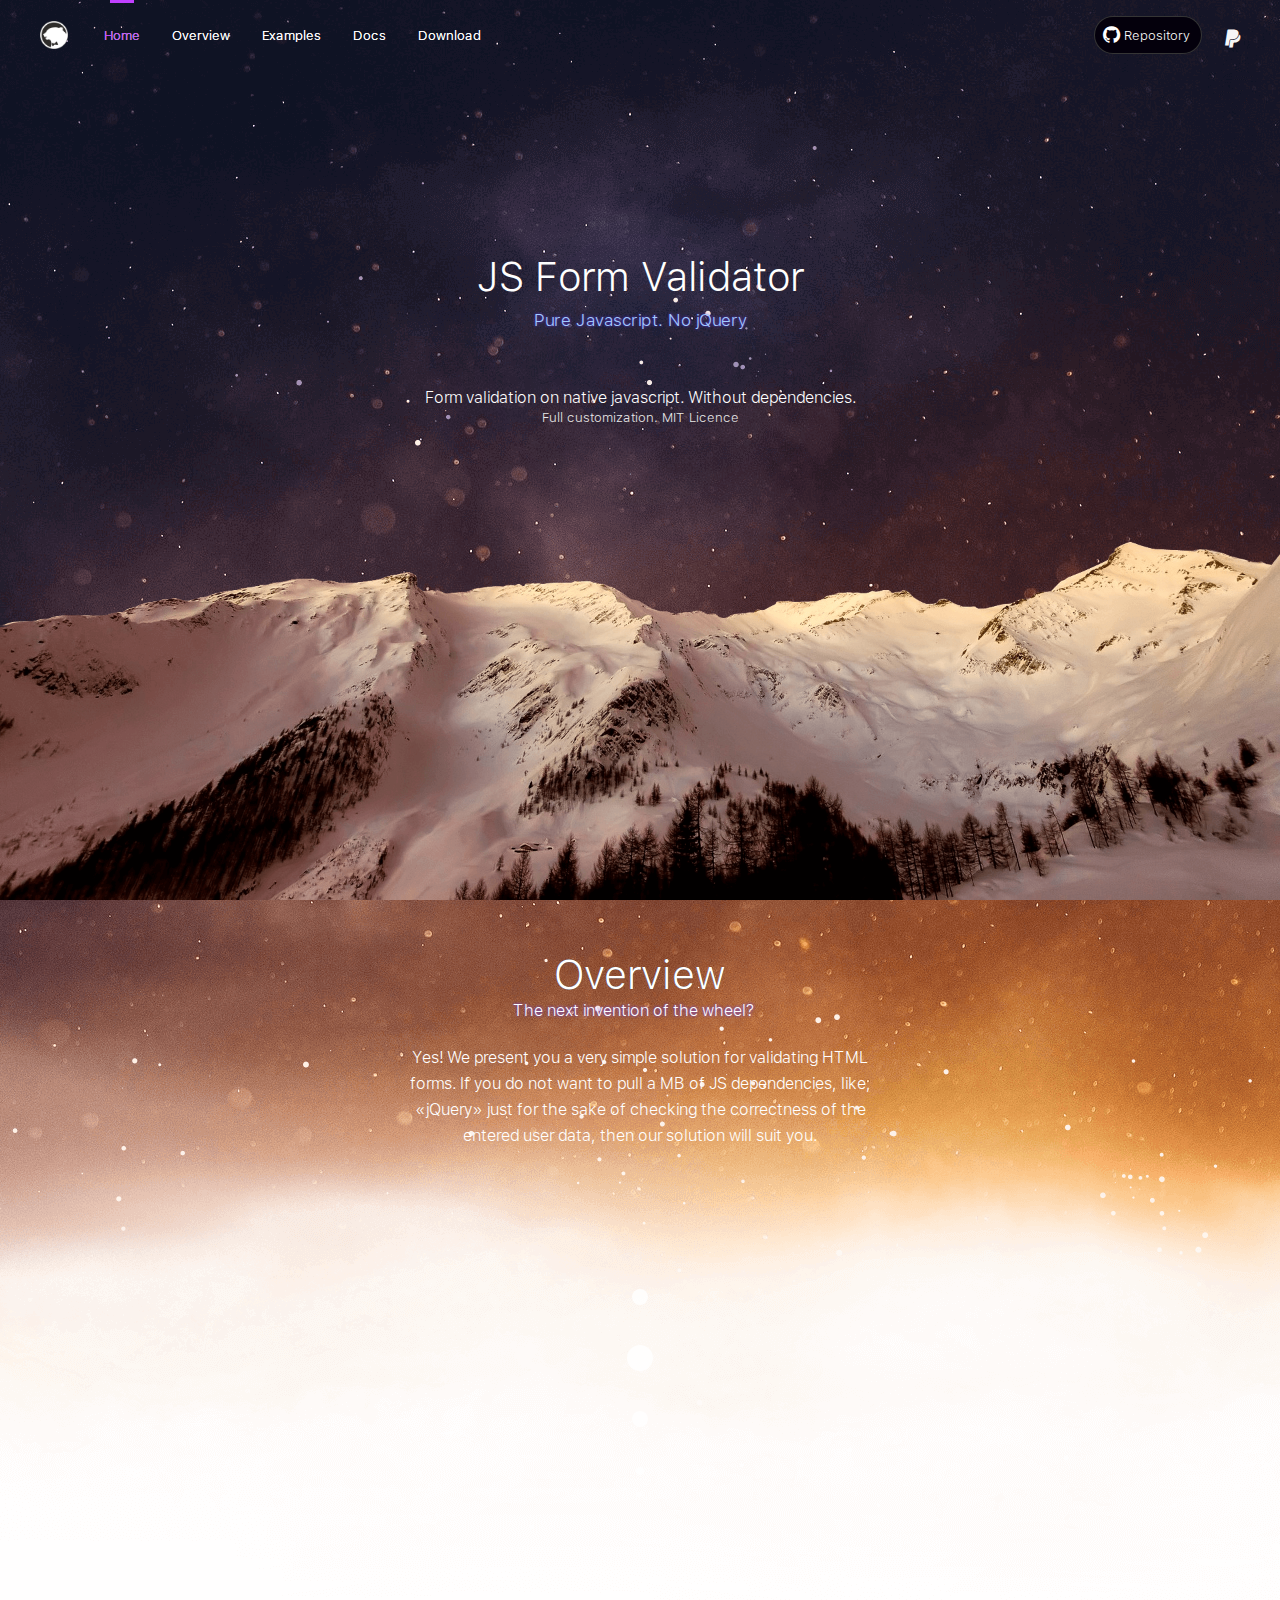
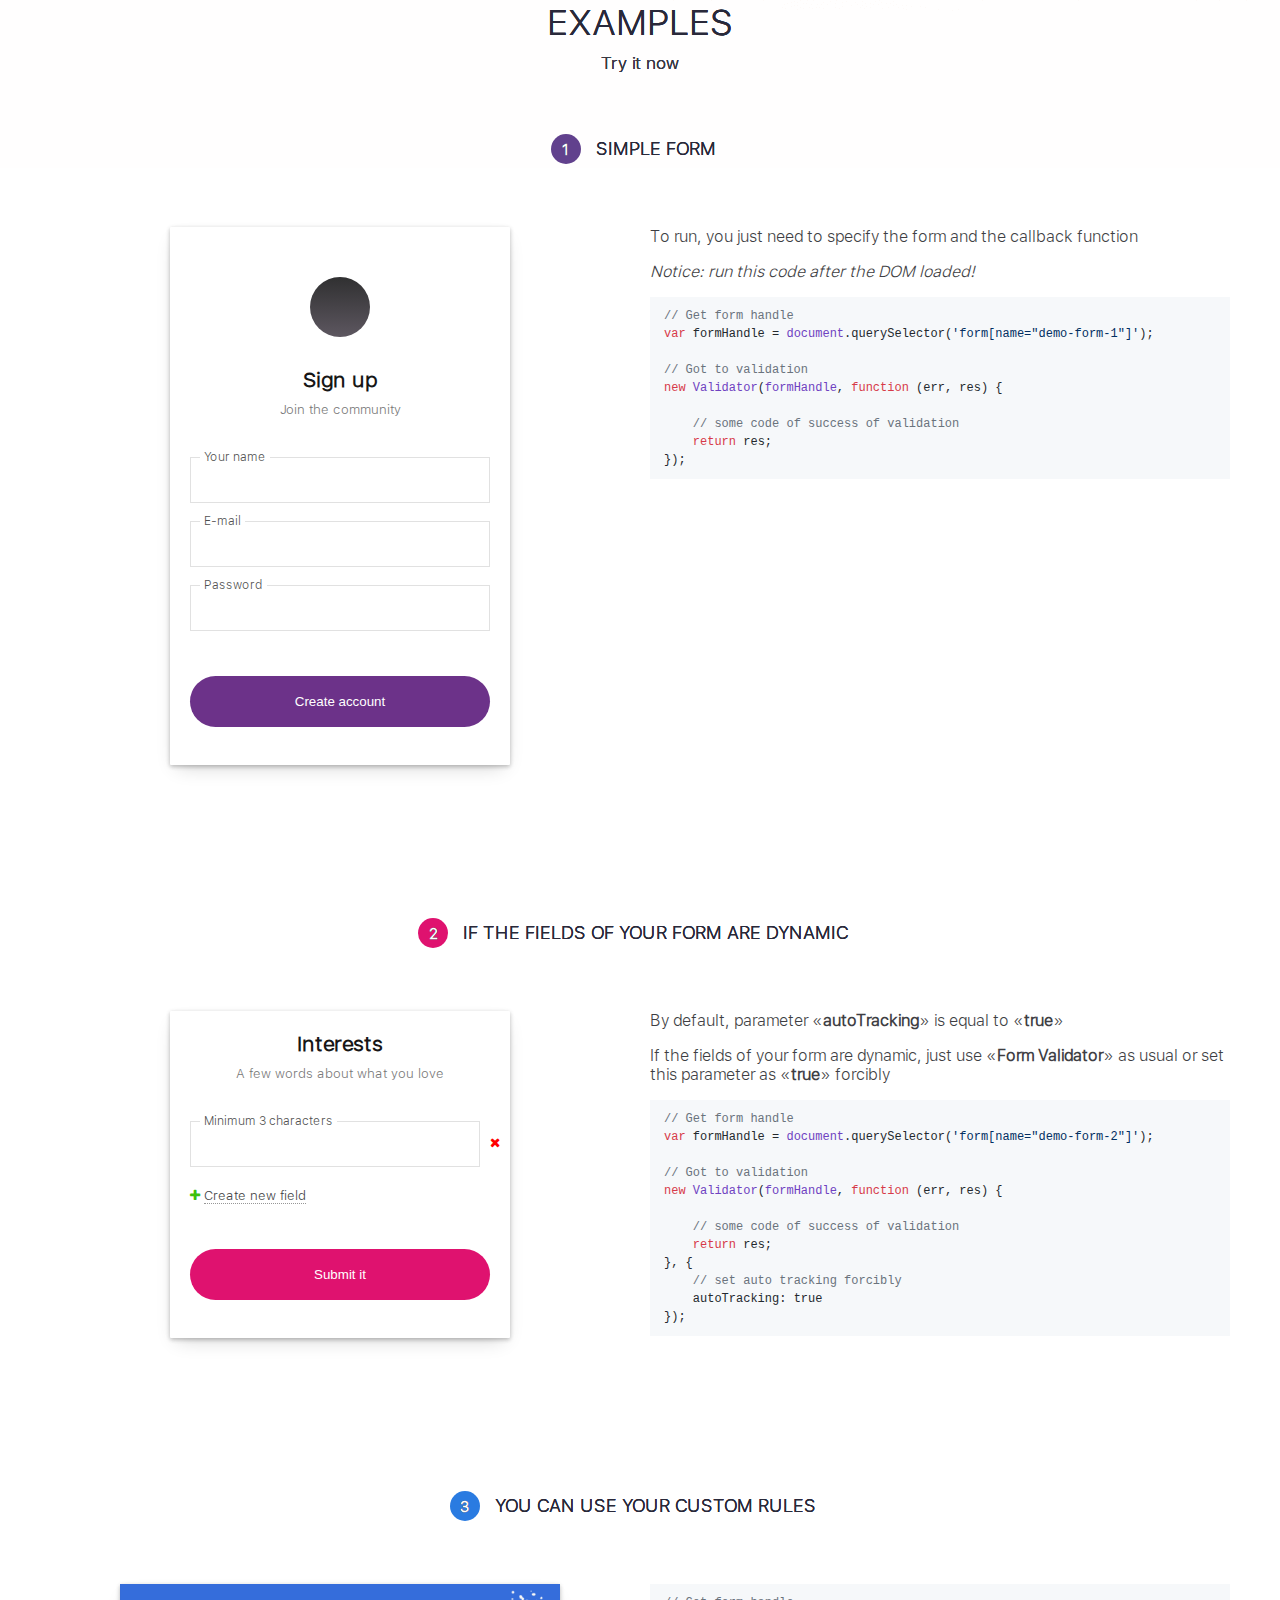
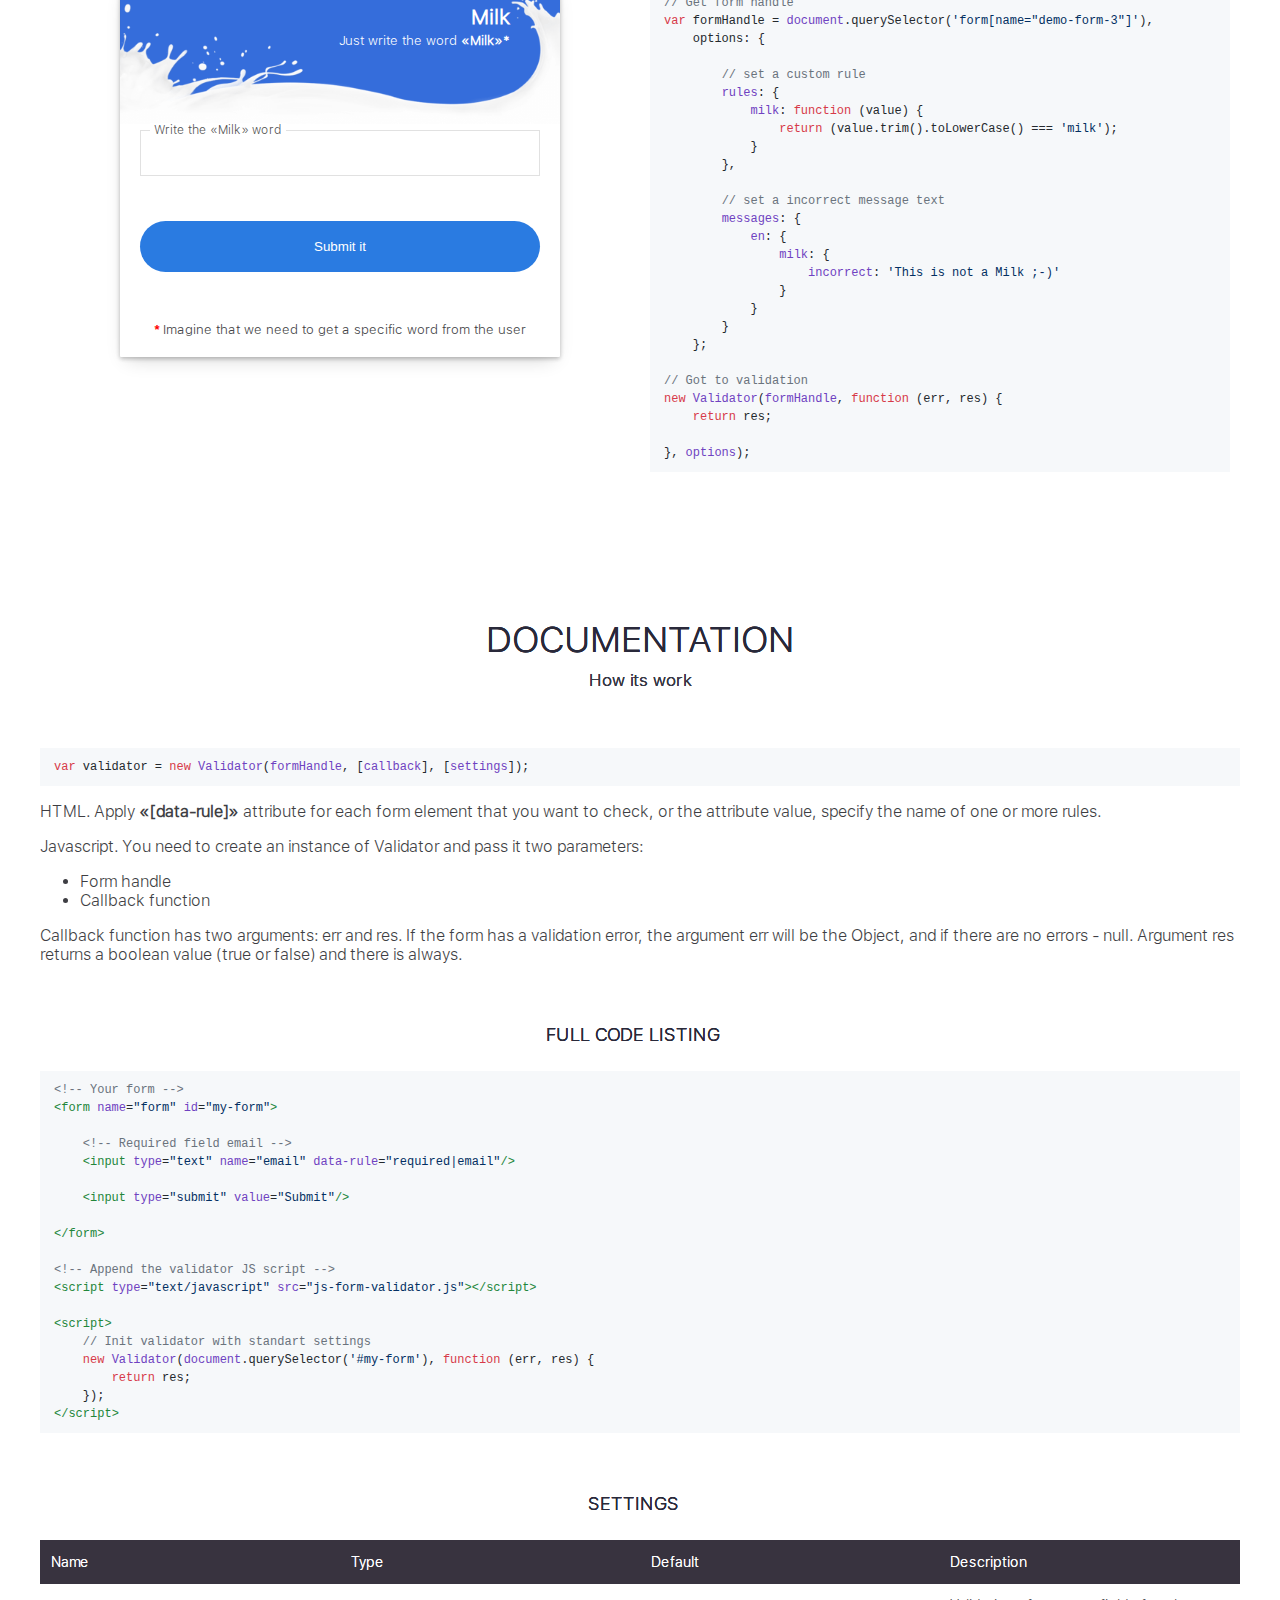
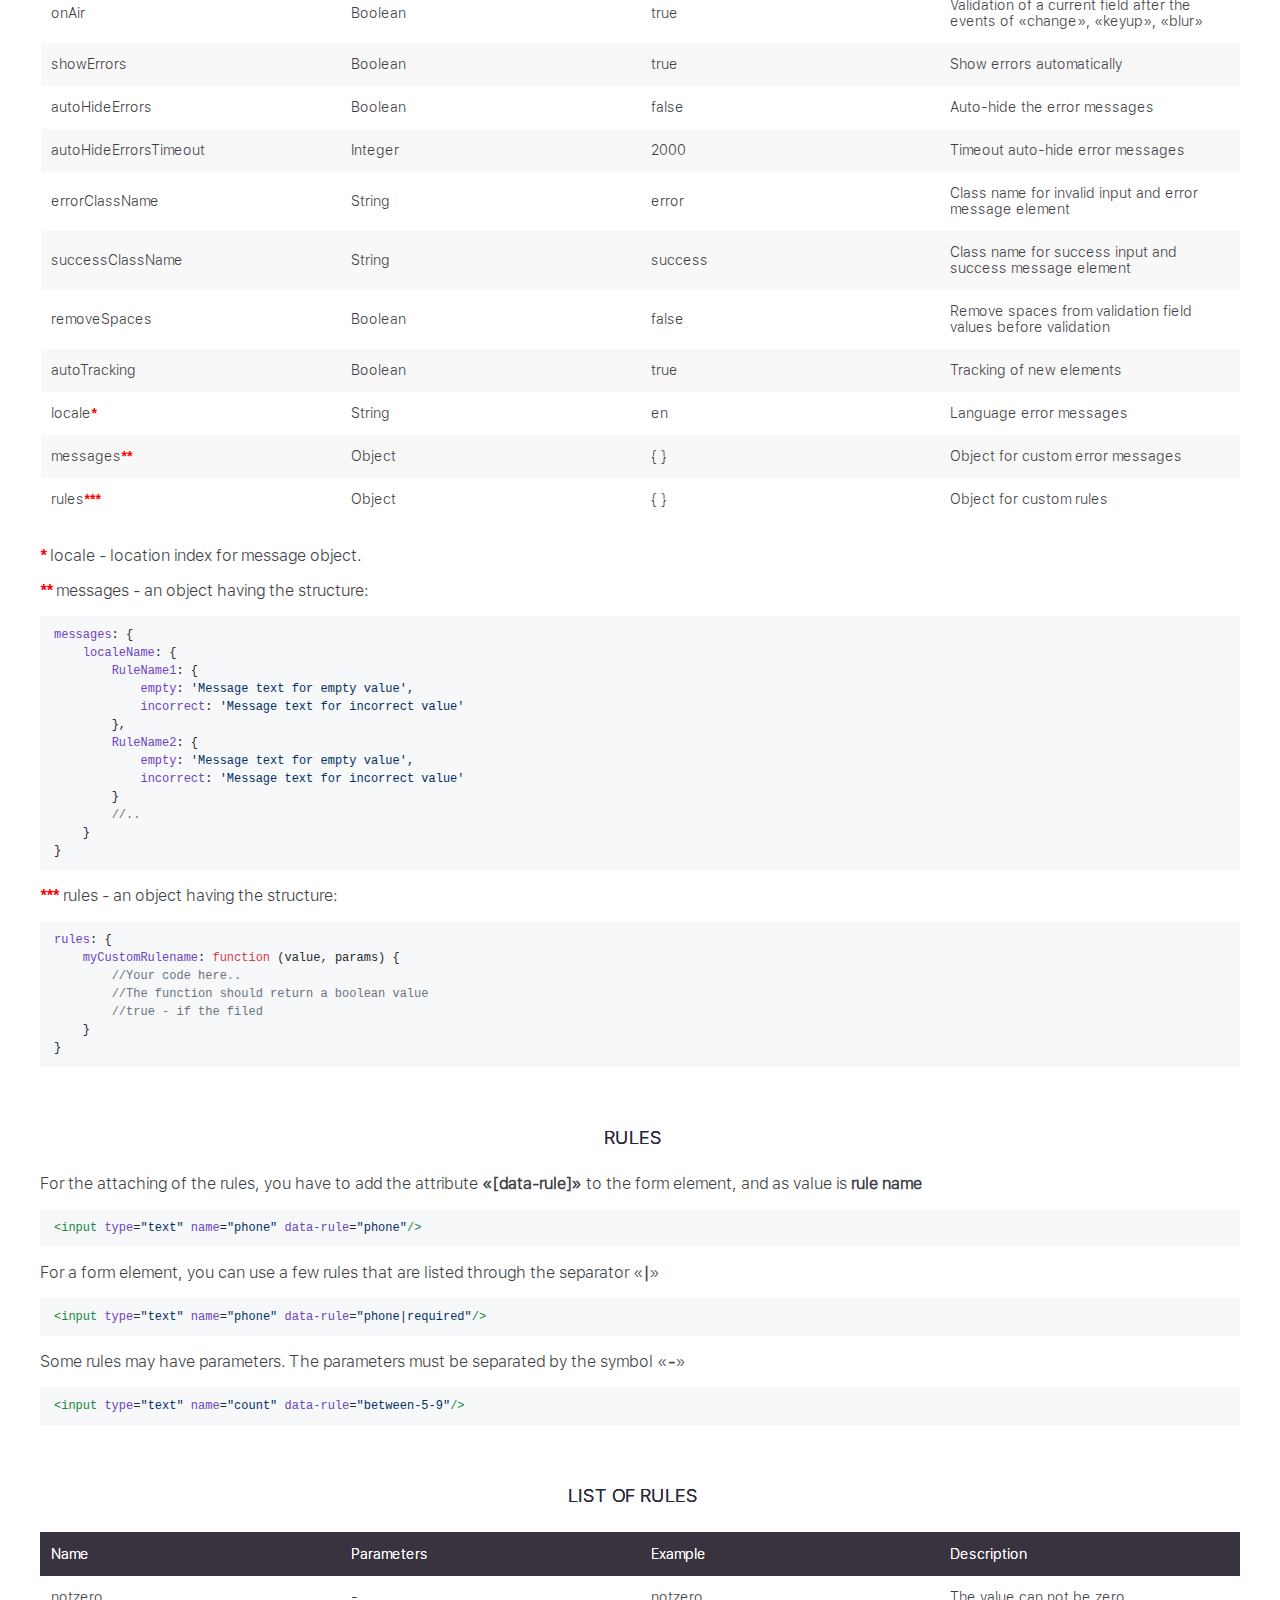
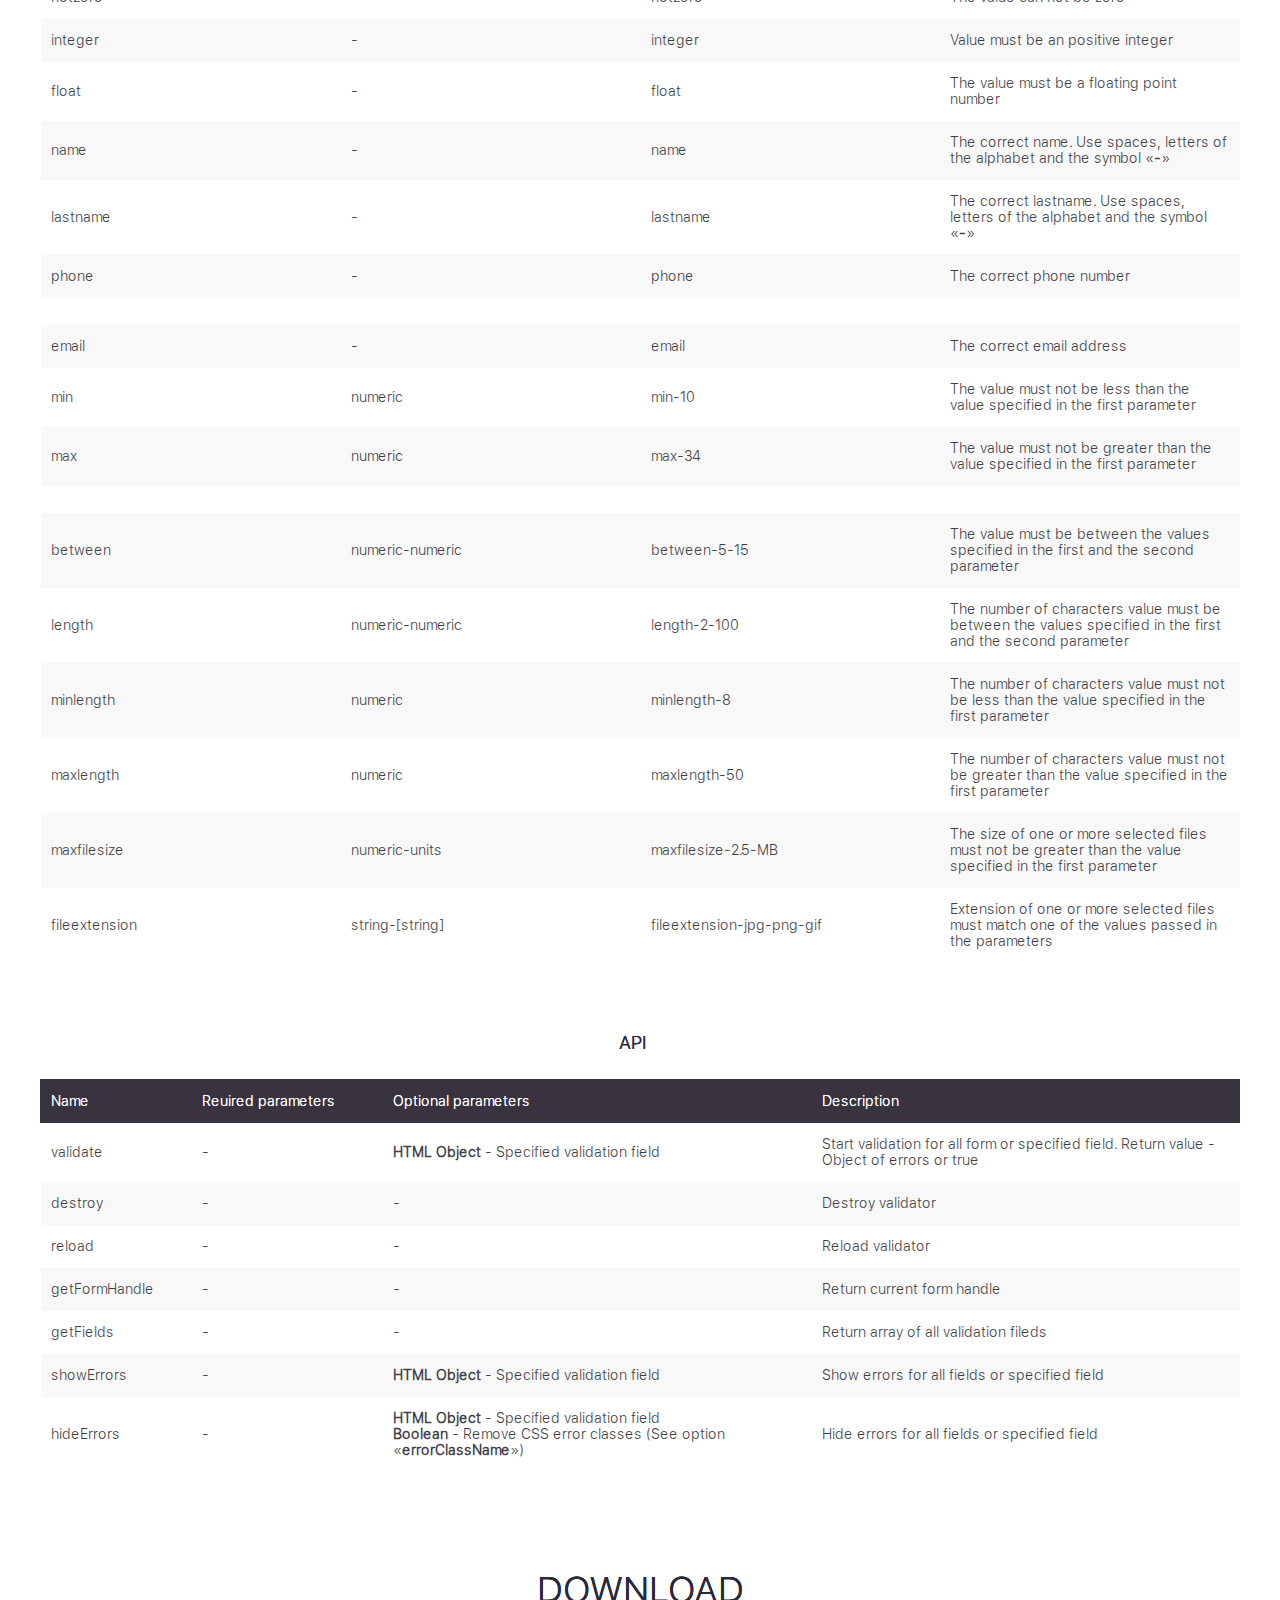
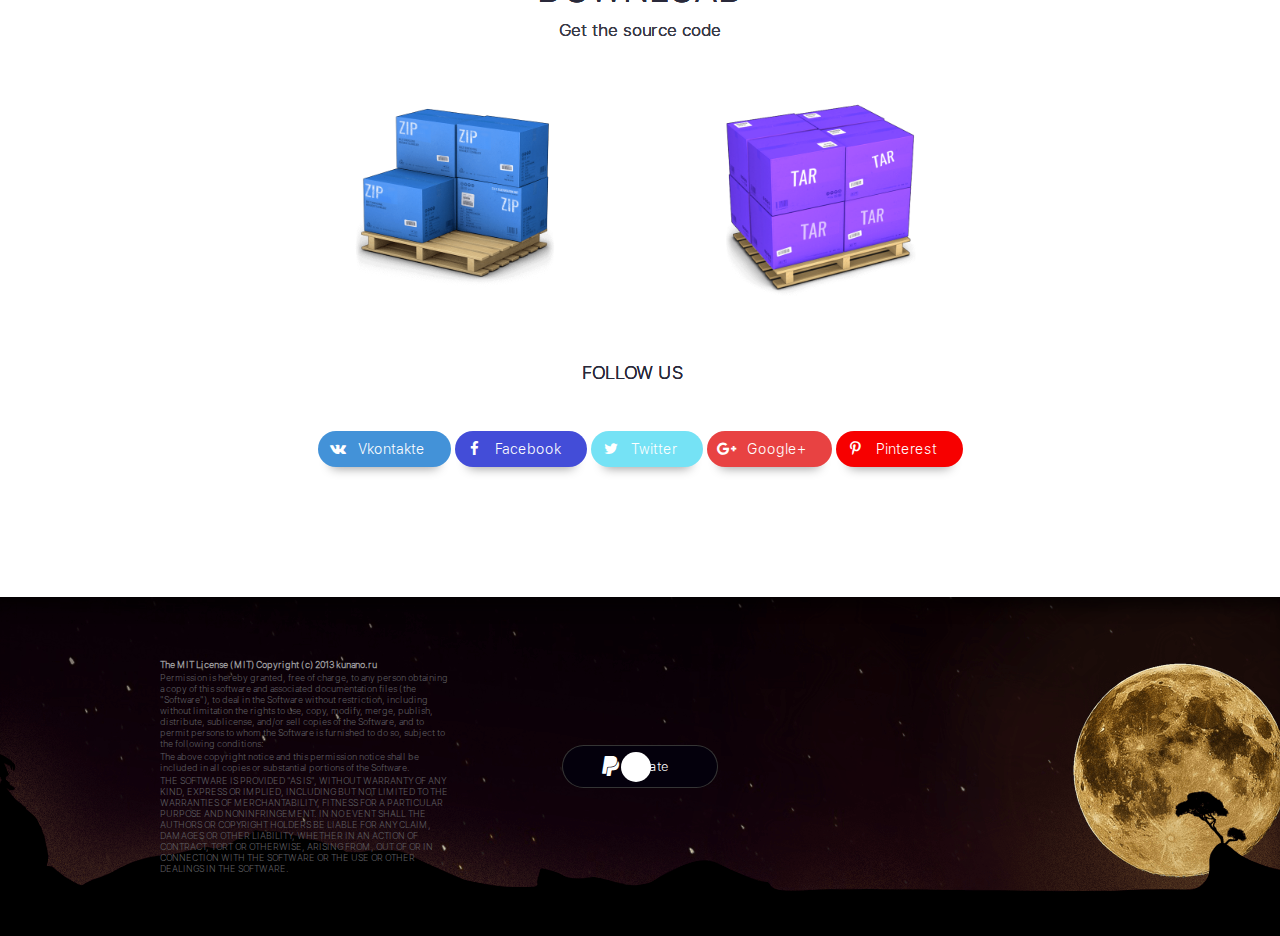
<file: index.html>
<!DOCTYPE html>
<html xmlns="http://www.w3.org/1999/xhtml">
<head>

	<meta name="google-site-verification" content="6yKFjBhny3_cPXPF0u-CoYFkY-Oy_IRhmX8lCK16sXg" />
	<script async src="https://www.googletagmanager.com/gtag/js?id=UA-51510260-3"></script>
	<script>window.dataLayer = window.dataLayer || [];function gtag(){dataLayer.push(arguments);}gtag('js', new Date());gtag('config', 'UA-51510260-3');</script>

	<meta name="viewport" content="width=device-width, initial-scale=1.0, maximum-scale=1.0, user-scalable=no" />
	<meta http-equiv="content-type" content="text/html; charset=utf-8"/>
	<meta content="via-profit" name="author"/>
	<meta content="via-profit" name="dcterms.rights"/>
	<meta name="description" content="Javascript form validation on native javascript. Without dependencies, full customization and MIT Licence. Enjoy!">
	<meta property="og:title" content="Javascript form validation on native javascript.">
	<meta property="og:description" content="Without jQuery, without dependencies, full customization and MIT Licence. Enjoy!">
	<meta property="og:type" content="website">
	<meta property="og:url" content="https://via-profit.github.io/js-form-validator/">
	<meta property="og:image" content="https://via-profit.github.io/js-form-validator/assets/img/og-image.png">
	<link rel="image_src" href="https://via-profit.github.io/js-form-validator/assets/img/og-image.png">
	<link rel="icon" type="image/png" href="assets/img/favicon.png" />
	
	<title>Js Form Validator | Javascript validator without dependencies</title>
	
	<link rel="stylesheet" href="assets/css/tables.css">
	<link rel="stylesheet" href="assets/css/layout.css">
	<link rel="stylesheet" href="assets/css/forms.css">
	<link rel="stylesheet" href="assets/css/js-splash.css">
	<link rel="stylesheet" href="assets/css/font-awesome.css">
	<link rel="stylesheet" href="assets/css/js-socnet.css">
	<link rel="stylesheet" href="assets/css/mobile.css">
	<link rel="stylesheet" href="assets/codemirror/css/codemirror.css">
	<link rel="stylesheet" href="assets/codemirror/theme/monokai.css">
	<link rel="stylesheet" href="assets/codemirror/theme/github-light.css">

</head>
<body data-last-release="2.1">
	


	<div class="mobile-menu-wrapper">
	    <div class="mobile-menu-container">
	        <ul>
	            <li>
					<a class="menu-elem -active" href="#home">Home</a>
					<a class="menu-elem" href="#overview">Overview</a>
					<a class="menu-elem" href="#examples">Examples</a>
					<a class="menu-elem" href="#docs">Docs</a>
					<a class="menu-elem" href="#download">Download</a>
	        	</li>
	            <li class="separator">&nbsp;</li>
	            <li>
	                <a class="download" href="https://github.com/Via-profit/js-form-validator/archive/{lastRelease}.zip">
	                    <span class="icon zip fa fa-download"></span>
	                    <span>Download ZIP</span> 
	                </a>
	            </li>

	            <li>
	                <a class="download" href="https://github.com/Via-profit/js-form-validator/archive/{lastRelease}.tar.gz">
	                    <span class="icon tar fa fa-download"></span>
	                    <span>Download TAR gz</span> 
	                </a>
	            </li>
	        </ul>
	    </div>
	</div>



	<a name="home"></a>

	<div class="cap-wrapper">
		<div class="cap-container">

			<div class="center">

				<a href="#-mobile-menu-trigger" class="menu-trigger">
					<span></span>
				</a>

				<a href="https://via-profit.ru" class="logo" alt="Via-profit logo" title="Via-Profit"></a>

				<div class="menu">
					<a class="menu-elem -active" href="#home">Home</a>
					<a class="menu-elem" href="#overview">Overview</a>
					<a class="menu-elem" href="#examples">Examples</a>
					<a class="menu-elem" href="#docs">Docs</a>
					<a class="menu-elem" href="#download">Download</a>
				</div>

				<div class="cap-right">
					<a class="github" target="_blank" href="https://github.com/Via-profit/js-form-validator">
						<span class="label">
							<span class="icon fa fa-github"></span>
							<span class="name">Repository</span>
						</span>
					</a>

					<!-- <a class="fa fa-twitter twitter" target="_blank" href="https://twitter.com/viaprofitru"></a> -->
					<a class="fa fa-paypal paypal" title="Donate on beer" target="_blank" href="https://www.paypal.me/vasvasnov/10"></a>
				</div>

			</div>

		</div>
	</div>
	

	
	<div class="home-screen" data-image="assets/img/sky.png">

		
		

		<div class="main-info">
			<div class="center">
				<h1>JS Form Validator</h1>
				<h2 class="subtitle">Pure Javascript. No jQuery</h2>
				<p>Form validation on native javascript. Without dependencies.<br><span class="main-info-sub-title">Full customization. MIT Licence</span></p>
			</div>
		</div>

		
		<div class="mount"></div>
	</div>








	<div class="overview-block">
		<a name="overview"></a>
		<div class="overview-info">
			
			<div class="center">
				<h2>Overview</h2>
				<h3 class="subtitle">The next invention of the wheel?</h3>

				<p>Yes! We present you a very simple solution for validating HTML forms. If you do not want to pull a MB of JS dependencies, like, «jQuery» just for the sake of checking the correctness of the entered user data, then our solution will suit you.</p>

			</div>
		</div>
	</div>

	


	<div class="dots">
		<div class="dot"></div>
		<div class="dot"></div>
		<div class="dot"></div>
		<div class="dot"></div>
	</div>


	


	<div class="examples-block">
		<a name="examples"></a>
		<div class="center">
			<h1>Examples</h1>
			<h2 class="subtitle">Try it now</h2>

			<div class="examples-list">
				
				<h3>
					<span class="number number-1">1</span>
					Simple form
				</h3>
				
				
				<div class="example-table">
					<div class="example-cell cell-form">
						<form name="demo-form-1">

							<div class="field-header">
								<div class="field-image"></div>
								<div class="field-title">Sign up</div>
								<div class="field-subtitle">Join the community</div>
							</div>

							<div class="field">
								<div class="input-wrapper">
									<input type="text" name="name" id="example-1-name" data-rule="required|name" autocomplete="off">
									<label class="placeholder" for="example-1-name">Your name</label>
								</div>
							</div>

							<div class="field">
								<div class="input-wrapper">
									<input type="text" name="email" id="example-1-email" data-rule="required|email" autocomplete="off">
									<label class="placeholder" for="example-1-email">E-mail</label>
								</div>
							</div>

							<div class="field">
								<div class="input-wrapper">
									<input type="password" name="password" id="example-1-password" data-rule="required|minlength-6" autocomplete="off">
									<label class="placeholder" for="example-1-password">Password</label>
								</div>
							</div>

							<div class="field">
								<input type="submit" value="Create account">
							</div>
						</form>
					</div>

					<div class="example-cell">
						<div class="code-block">
							<p>To run, you just need to specify the form and the callback function</p>
							<p><i>Notice: run this code after the DOM loaded!</i></p>
							<textarea class="codemirror" data-mode="javascript">// Get form handle
var formHandle = document.querySelector('form[name="demo-form-1"]');

// Got to validation
new Validator(formHandle, function (err, res) {

    // some code of success of validation
    return res;
});</textarea>
						</div>
					</div>
				</div>












				<h3>
					<span class="number number-2">2</span>
					If the fields of your form are dynamic
				</h3>
				
				
				<div class="example-table">
					<div class="example-cell cell-form">
						<form name="demo-form-2">

							<div class="fields-list">
								<div class="field-header">
									<div class="field-title">Interests</div>
									<div class="field-subtitle">A few words about what you love</div>
								</div>

								<div class="field">
									<div class="input-wrapper">
										<input type="text" name="interests[1]" id="example-2-interests-1" data-rule="required|minlength-3" autocomplete="off">
										<label class="placeholder" for="example-2-interests-1">Minimum 3 characters</label>
									</div>
									<a href="#" class="example-2-remove-input fa fa-times" title="Remove field"></a>
								</div>

								
							</div>

							<a href="#" class="example-2-create-field">
								<span class="fa fa-plus"></span> <span class="name">Create new field</span>
							</a>

							<div class="field">
								<input type="submit" value="Submit it">
							</div>
						</form>
					</div>

					<div class="example-cell">
						<div class="code-block">
							<p>By default, parameter «<b>autoTracking</b>» is equal to «<b>true</b>»</p>
							<p>If the fields of your form are dynamic, just use «<b>Form Validator</b>» as usual or set this parameter as «<b>true</b>» forcibly</p>
							<textarea class="codemirror" data-mode="javascript">// Get form handle
var formHandle = document.querySelector('form[name="demo-form-2"]');

// Got to validation
new Validator(formHandle, function (err, res) {

    // some code of success of validation
    return res;
}, {
  	// set auto tracking forcibly
	autoTracking: true
});</textarea>
						</div>
					</div>
				</div>











				<h3>
					<span class="number number-3">3</span>
					You can use your custom rules
				</h3>

				
				<div class="example-table">
					<div class="example-cell cell-form">


						<form name="demo-form-3">

							<div class="fields-list">
								<div class="field-header">
									<div class="field-image"></div>
									<div class="field-title">Milk</div>
									<div class="field-subtitle">Just write the word <b>«Milk»*</b></div>
								</div>

								<div class="field">
									<div class="input-wrapper">
										<input type="text" name="milk" id="example-3-milk" data-rule="required|milk" autocomplete="off">
										<label class="placeholder" for="example-3-milk">Write the «Milk» word</label>
									</div>
								</div>
							</div>


							<div class="field">
								<input type="submit" value="Submit it">
							</div>

							<div class="field field-description"><i class="asterisk">*</i>Imagine that we need to get a specific word from the user</div>
						</form>


					</div>

					<div class="example-cell">
						<div class="code-block">
							<textarea class="codemirror" data-mode="javascript">// Get form handle
var formHandle = document.querySelector('form[name="demo-form-3"]'),
	options: {

		// set a custom rule
		rules: {
			milk: function (value) {
				return (value.trim().toLowerCase() === 'milk');
			}
		},

		// set a incorrect message text
		messages: {
			en: {
				milk: {
					incorrect: 'This is not a Milk ;-)'
				}
			}
		}
	};

// Got to validation
new Validator(formHandle, function (err, res) {
    return res;

}, options);</textarea>
						</div>
					</div>
				</div>

			</div>
		</div>
	</div>
	
	













	<div class="docs-block">
		<a name="docs"></a>
		<div class="center">
			<h1>Documentation</h1>
			<h2 class="subtitle">How its work</h2>
			
			<textarea class="codemirror" data-mode="javascript">var validator = new Validator(formHandle, [callback], [settings]);</textarea>

			<p>HTML. Apply <b>«[data-rule]»</b> attribute for each form element that you want to check, or the attribute value, specify the name of one or more rules.</p>
			<p>Javascript. You need to create an instance of Validator and pass it two parameters:
				<ul>
					<li>Form handle</li>
					<li>Callback function</li>
				</ul>
				Callback function has two arguments: err and res. If the form has a validation error, the argument err will be the Object, and if there are no errors - null. Argument res returns a boolean value (true or false) and there is always.
			</p>

			
			<p>&nbsp;</p>
			<h3>Full code listing</h3>

			<textarea class="codemirror" data-mode="text/html"><!-- Your form -->
<form name="form" id="my-form">

	<!-- Required field email -->
	<input type="text" name="email" data-rule="required|email"/>

	<input type="submit" value="Submit"/>

</form>

<!-- Append the validator JS script -->
<script type="text/javascript" src="js-form-validator.js"></script>

<script>
	// Init validator with standart settings
	new Validator(document.querySelector('#my-form'), function (err, res) {
		return res;
	});
</script></textarea>


			
			<p>&nbsp;</p>
			<h3>Settings</h3>

			<table>
				<thead>
					<tr>
						<th>Name</th>
						<th>Type</th>
						<th>Default</th>
						<th>Description</th>
					</tr>
				</thead>

				<tbody>
					<tr>
						<td>onAir</td>
						<td>Boolean</td>
						<td>true</td>
						<td>Validation of a current field after the events of «change», «keyup», «blur»</td>
					</tr>

					<tr>
						<td>showErrors</td>
						<td>Boolean</td>
						<td>true</td>
						<td>Show errors automatically</td>
					</tr>

					<tr>
						<td>autoHideErrors</td>
						<td>Boolean</td>
						<td>false</td>
						<td>Auto-hide the error messages</td>
					</tr>

					<tr>
						<td>autoHideErrorsTimeout</td>
						<td>Integer</td>
						<td>2000</td>
						<td>Timeout auto-hide error messages</td>
					</tr>

					<tr>
						<td>errorClassName</td>
						<td>String</td>
						<td>error</td>
						<td>Class name for invalid input and error message element</td>
					</tr>

					<tr>
						<td>successClassName</td>
						<td>String</td>
						<td>success</td>
						<td>Class name for success input and success message element</td>
					</tr>

					<tr>
						<td>removeSpaces</td>
						<td>Boolean</td>
						<td>false</td>
						<td>Remove spaces from validation field values before validation</td>
					</tr>

					<tr>
						<td>autoTracking</td>
						<td>Boolean</td>
						<td>true</td>
						<td>Tracking of new elements</td>
					</tr>

					<tr>
						<td>locale<i class="asterisk">*</i></td>
						<td>String</td>
						<td>en</td>
						<td>Language error messages</td>
					</tr>

					<tr>
						<td>messages<i class="asterisk">**</i></td>
						<td>Object</td>
						<td>{ }</td>
						<td>Object for custom error messages</td>
					</tr>

					<tr>
						<td>rules<i class="asterisk">***</i></td>
						<td>Object</td>
						<td>{ }</td>
						<td>Object for custom rules</td>
					</tr>
				</tbody>
			</table>

			<p><i class="asterisk">*</i>locale - location index for message object.</p>
			<p><i class="asterisk">**</i>messages - an object having the structure:</p>
			<textarea class="codemirror" data-mode="javascript">messages: {
	localeName: {
		RuleName1: {
			empty: 'Message text for empty value',
			incorrect: 'Message text for incorrect value'
		},
		RuleName2: {
			empty: 'Message text for empty value',
			incorrect: 'Message text for incorrect value'
		}
		//..
	}
}</textarea>
			<p><i class="asterisk">***</i>rules - an object having the structure:</p>
			<textarea class="codemirror" data-mode="javascript">rules: {
	myCustomRulename: function (value, params) {
		//Your code here..
		//The function should return a boolean value
		//true - if the filed
	}
}</textarea>




			<p>&nbsp;</p>
			<h3>Rules</h3>
			
			<p>For the attaching of the rules, you have to add the attribute <b>«[data-rule]»</b> to the form element, and as value is <b>rule name</b></p>
			<textarea class="codemirror" data-mode="text/html"><input type="text" name="phone" data-rule="phone"/></textarea>

			<p>For a form element, you can use a few rules that are listed through the separator «<b>|</b>»</p>
			<textarea class="codemirror" data-mode="text/html"><input type="text" name="phone" data-rule="phone|required"/></textarea>
			
			<p>Some rules may have parameters. The parameters must be separated by the symbol  «<b>-</b>»</p>
			<textarea class="codemirror" data-mode="text/html"><input type="text" name="count" data-rule="between-5-9"/></textarea>

			<p>&nbsp;</p>
			<h3>List of rules</h3>

			<table>
				<thead>
					<tr>
						<th>Name</th>
						<th>Parameters</th>
						<th>Example</th>
						<th>Description</th>
					</tr>
				</thead>

				<tbody>
					<tr>
						<td>notzero</td>
						<td>-</td>
						<td>notzero</td>
						<td>The value can not be zero</td>
					</tr>

					<tr>
						<td>integer</td>
						<td>-</td>
						<td>integer</td>
						<td>Value must be an positive integer</td>
					</tr>

					<tr>
						<td>float</td>
						<td>-</td>
						<td>float</td>
						<td>The value must be a floating point number</td>
					</tr>

					<tr>
						<td>name</td>
						<td>-</td>
						<td>name</td>
						<td>The correct name. Use spaces, letters of the alphabet and the symbol «<b>-</b>»</td>
					</tr>

					<tr>
						<td>lastname</td>
						<td>-</td>
						<td>lastname</td>
						<td>The correct lastname. Use spaces, letters of the alphabet and the symbol «<b>-</b>»</td>
					</tr>

					<tr>
						<td>phone</td>
						<td>-</td>
						<td>phone</td>
						<td>The correct phone number</td>
					</tr>

					<tr>
						<td></td>
						<td></td>
						<td></td>
						<td></td>
					</tr>

					<tr>
						<td>email</td>
						<td>-</td>
						<td>email</td>
						<td>The correct email address</td>
					</tr>

					<tr>
						<td>min</td>
						<td>numeric</td>
						<td>min-10</td>
						<td>The value must not be less than the value specified in the first parameter</td>
					</tr>

					<tr>
						<td>max</td>
						<td>numeric</td>
						<td>max-34</td>
						<td>The value must not be greater than the value specified in the first parameter</td>
					</tr>

					<tr>
						<td></td>
						<td></td>
						<td></td>
						<td></td>
					</tr>

					<tr>
						<td>between</td>
						<td>numeric-numeric</td>
						<td>between-5-15</td>
						<td>The value must be between the values ​​specified in the first and the second parameter</td>
					</tr>

					<tr>
						<td>length</td>
						<td>numeric-numeric</td>
						<td>length-2-100</td>
						<td>The number of characters value must be between the values ​​specified in the first and the second parameter</td>
					</tr>

					<tr>
						<td>minlength</td>
						<td>numeric</td>
						<td>minlength-8</td>
						<td>The number of characters value must not be less than the value specified in the first parameter</td>
					</tr>

					<tr>
						<td>maxlength</td>
						<td>numeric</td>
						<td>maxlength-50</td>
						<td>The number of characters value must not be greater than the value specified in the first parameter</td>
					</tr>

					<tr>
						<td>maxfilesize</td>
						<td>numeric-units</td>
						<td>maxfilesize-2.5-MB</td>
						<td>The size of one or more selected files must not be greater than the value specified in the first parameter</td>
					</tr>

					<tr>
						<td>fileextension</td>
						<td>string-[string]</td>
						<td>fileextension-jpg-png-gif</td>
						<td>Extension of one or more selected files must match one of the values ​​passed in the parameters</td>
					</tr>

				</tbody>
			</table>






			<p>&nbsp;</p>
			<h3>Api</h3>

			<table>
				<thead>
					<tr>
						<th class="api-th-name">Name</th>
						<th class="api-th-required-params">Reuired parameters</th>
						<th>Optional parameters</th>
						<th>Description</th>
					</tr>
				</thead>

				<tbody>
					<tr>
						<td>validate</td>
						<td>-</td>
						<td><b>HTML Object</b> - Specified validation field</td>
						<td>Start validation for all form or specified field. Return value - Object of errors or true</td>
					</tr>

					<tr>
						<td>destroy</td>
						<td>-</td>
						<td>-</td>
						<td>Destroy validator</td>
					</tr>

					<tr>
						<td>reload</td>
						<td>-</td>
						<td>-</td>
						<td>Reload validator</td>
					</tr>

					<tr>
						<td>getFormHandle</td>
						<td>-</td>
						<td>-</td>
						<td>Return current form handle</td>
					</tr>

					<tr>
						<td>getFields</td>
						<td>-</td>
						<td>-</td>
						<td>Return array of all validation fileds</td>
					</tr>

					<tr>
						<td>showErrors</td>
						<td>-</td>
						<td><b>HTML Object</b> - Specified validation field</td>
						<td>Show errors for all fields or specified field</td>
					</tr>

					<tr>
						<td>hideErrors</td>
						<td>-</td>
						<td><b>HTML Object</b> - Specified validation field<br><b>Boolean</b> - Remove CSS error classes (See option «<b>errorClassName</b>»)</td>
						<td>Hide errors for all fields or specified field</td>
					</tr>
				</tbody>
			</table>



		</div>
	</div>















	<div class="download-block">
		<a name="download"></a>
		<div class="center">
			<h1>Download</h1>
			<h2 class="subtitle">Get the source code</h2>

			<div class="download-table">
				<div class="download-cell align-right">
					<a href="https://github.com/Via-profit/js-form-validator/archive/{lastRelease}.zip" title="Download ZIP" class="download-icon download-zip"></a>
				</div>

				<div class="download-cell download-cell-separator"></div>

				<div class="download-cell align-left">
					<a href="https://github.com/Via-profit/js-form-validator/archive/{lastRelease}.tar.gz" title="Download TAR gz" class="download-icon download-tar"></a>
				</div>
			</div>


			<p>&nbsp;</p>
			<h3>Follow Us</h3>


			<div class="js-socnet-buttons">
				<div class="vkontakte">Vkontakte</div>
				<div class="facebook">Facebook</div>
				<div class="twitter">Twitter</div>
				<div class="google">Google+</div>
				<div class="pinterest">Pinterest</div>
			</div>


		</div>
	</div>







			




	<footer>
		<div class="footer-inner center">
			<div class="footer-table">
				<div class="footer-cell">
					<div class="licence">
						<div class="licence-line line-header">The MIT License (MIT) Copyright (c) 2013 kunano.ru</div>
						<div class="licence-line">Permission is hereby granted, free of charge, to any person obtaining a copy of this software and associated documentation files (the "Software"), to deal in the Software without restriction, including without limitation the rights to use, copy, modify, merge, publish, distribute, sublicense, and/or sell copies of the Software, and to permit persons to whom the Software is furnished to do so, subject to the following conditions:</div>
						<div class="licence-line">The above copyright notice and this permission notice shall be included in all copies or substantial portions of the Software.</div>
						<div class="licence-line">THE SOFTWARE IS PROVIDED "AS IS", WITHOUT WARRANTY OF ANY KIND, EXPRESS OR IMPLIED, INCLUDING BUT NOT LIMITED TO THE WARRANTIES OF MERCHANTABILITY, FITNESS FOR A PARTICULAR PURPOSE AND NONINFRINGEMENT. IN NO EVENT SHALL THE AUTHORS OR COPYRIGHT HOLDERS BE LIABLE FOR ANY CLAIM, DAMAGES OR OTHER LIABILITY, WHETHER IN AN ACTION OF CONTRACT, TORT OR OTHERWISE, ARISING FROM, OUT OF OR IN CONNECTION WITH THE SOFTWARE OR THE USE OR OTHER DEALINGS IN THE SOFTWARE.</div>
					</div>
				</div>
				
				<div class="footer-cell footer-cell-center">
					<a class="paypal" title="Donate on beer" target="_blank" href="https://www.paypal.me/vasvasnov/10">
						<span class="label">
							<span class="icon fa fa-paypal"></span>
							<span class="name">Donate</span>
						</span>
					</a>
				</div>

				<div class="footer-cell">
					
				</div>
			</div>
		</div>
	</footer>




	<div class="top-scroller">
		<div class="icon fa fa-angle-up"></div>
	</div>


	<script src="assets/js/js-topper.js"></script>
	<script src="assets/js/js-scroller.js"></script>
	<script src="assets/js/js-splash.js"></script>
	<script src="assets/js/js-socnet.js"></script>
	<script src="assets/codemirror/js/codemirror.js"></script>
	<script src="assets/codemirror/addon/edit/matchbrackets.js"></script>
	<script src="assets/codemirror/mode/htmlmixed/htmlmixed.js"></script>
	<script src="assets/codemirror/mode/xml/xml.js"></script>
	<script src="assets/codemirror/mode/javascript/javascript.js"></script>
	<script src="assets/codemirror/mode/css/css.js"></script>
	<script src="assets/codemirror/mode/clike/clike.js"></script>

	<script src="js-form-validator.js"></script>
	<script src="assets/js/scripts.js"></script>

</body>
</html>
</file>
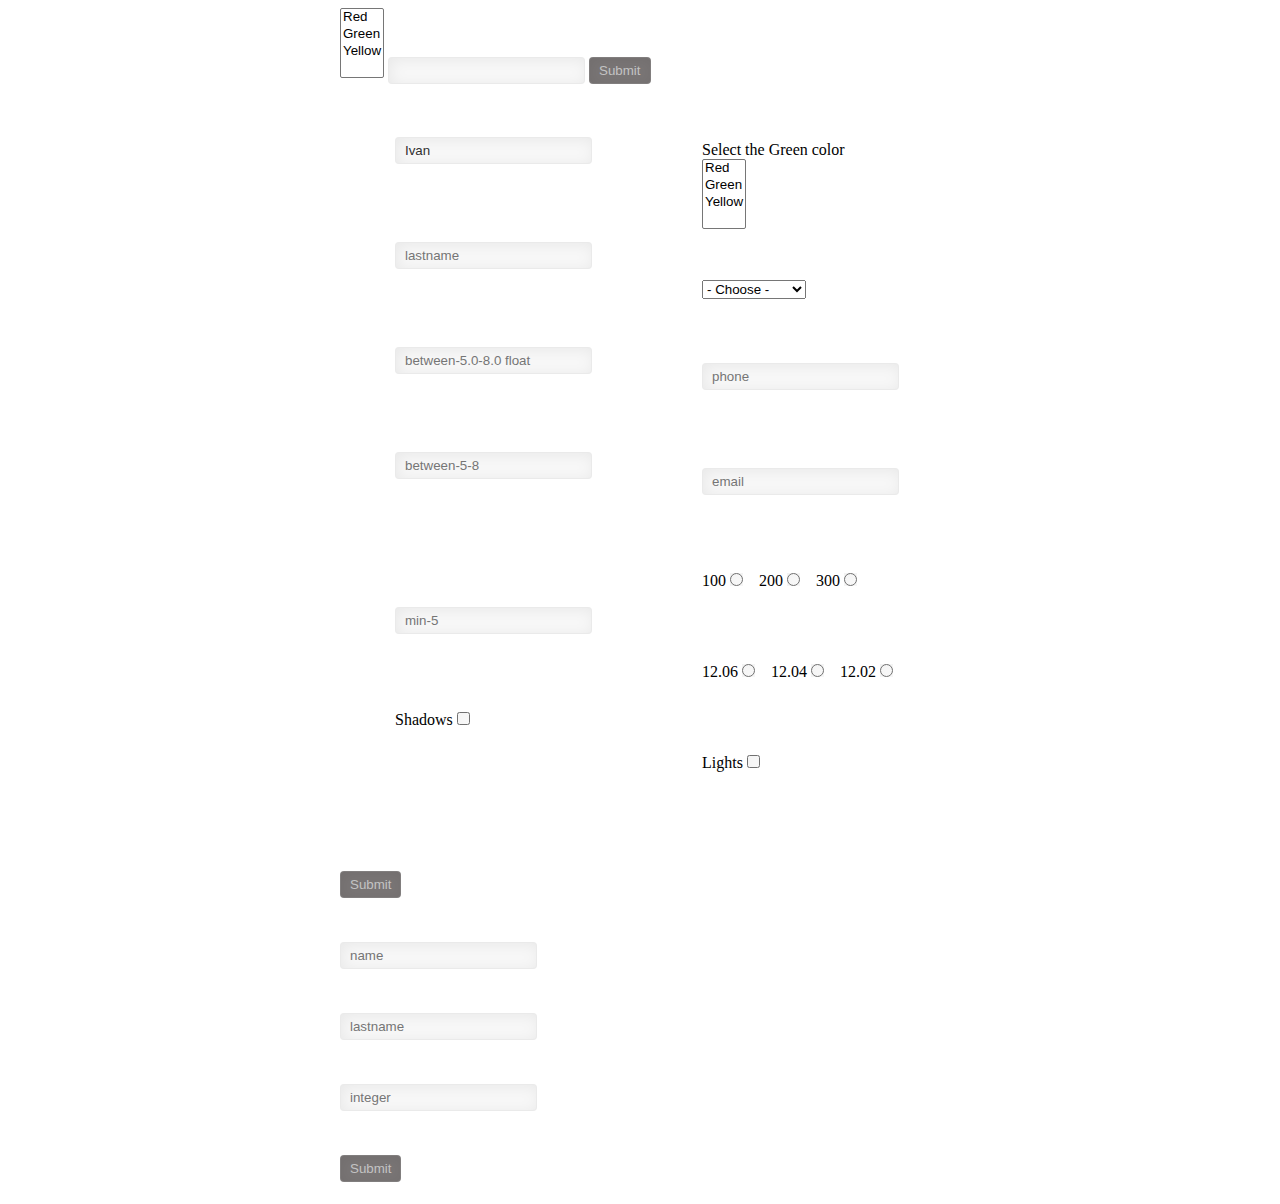
<file: -example/index.html>
<!DOCTYPE html>
<html lang="en">
<head>
	<meta charset="UTF-8">
	<title>Example</title>
	<link rel="stylesheet" href="styles.css"/>
	<script src="../js-from-validator.js"></script>
	<script>

		window.addEventListener('load', function () {

			var validator1 = new Validator(document.querySelector('form[name="test-form"]'), function (err, res) {
				
				if (err) {
					console.log('ERROR', err);
					return false;
				}

				console.log('SUBMIT SUCCESS');

				return false;
			}, {
				/*messages: {
					ru: {
						required: {
							empty: 'Why is empty?',
							incorrect: 'Ooops',
							helper: 'Need help?'
						}
					}
				}*/
			});

			var validator2 = new Validator(document.querySelector('form[name="test-form2"]'), function (err, res) {
				return res;
			});


			var validator3 = new Validator(document.querySelector('form[name="single-form"]'), function (err, res) {
				
				if (err) {
					console.log('ERROR2', err);
					return false;
				}

				console.log('SUBMIT2 SUCCESS2');

				return false;

			}, {rules: {
					customrule: function (value, params) {
						return new RegExp(/^Yellow$/gi).test(value);
					}
				}
			});


		});

	

	</script>
</head>
<body>
		
	<form name ="single-form">
		
		<select name="colors" multiple="multiple" data-rule="customrule">
			<option value="Red">Red</option>
			<option value="Green">Green</option>
			<option value="Yellow">Yellow</option>
		</select>

		<input type="text" value="" name="te" data-rule="required|customrule"/>

		<input type="submit" value="Submit"/>
	</form>



	<form name="test-form">
		
	
		<div class="table">
			
			<div class="col">
				<div class="row">
					<input type="text" name="name" data-rule="name" placeholder="name" data-default="Ivan" value="Ivan"/>
				</div>

				<div class="row">
					<input type="text" name="lastname" data-rule="lastname" placeholder="lastname" />
				</div>
				<div class="row">
					<input type="text" name="age2" data-rule="required|float|between-5-8" placeholder="between-5.0-8.0 float" />
				</div>
				<div class="row">
					<input type="text" name="age" data-rule="required|integer|between-5-8" placeholder="between-5-8" />
				</div>
				<div class="row">
					
				</div>
				<div class="row">
					<input type="text" name="amount" data-rule="required|integer|min-5" placeholder="min-5" />
				</div>
				<div class="row">

					<label>
						Shadows
						<input type="checkbox" name="Shadows" data-rule="required" value="1"/>
					</label>
				</div>
				<div class="row">

				</div>
			</div>


			<div class="col">
				<div class="row">
					<label>Select the Green color</label><br/>

					<select name="colors" multiple="multiple" data-rule="notzero-Green" data-default="2">
						<option value="1">Red</option>
						<option value="2">Green</option>
						<option value="3">Yellow</option>
					</select>
				</div>

				<div class="row">
					<select name="city" data-rule="notzero">
						<option value="0">- Choose -</option>
						<option value="1">Yekaterinburg</option>
						<option value="2">Moscow</option>
					</select>
				</div>
				<div class="row">
					<input type="text" name="phone" data-rule="phone|required" placeholder="phone" />
				</div>
				<div class="row">
					<input type="text" name="email" data-rule="email" placeholder="email" />
				</div>
				<div class="row">
					<label>
						100
						<input type="radio" name="speed" data-rule="required" value="100"/>
					</label>
					&nbsp;&nbsp;
					<label>
						200
						<input type="radio" name="speed" data-rule="required" value="200"/>
					</label>
					&nbsp;&nbsp;
					<label>
						300
						<input type="radio" name="speed" data-rule="required" value="300"/>
					</label>
				</div>
				<div class="row">
					<label>
						12.06
						<input type="radio" name="data" data-rule="required" value="12.06"/>
					</label>
					&nbsp;&nbsp;
					<label>
						12.04
						<input type="radio" name="data" data-rule="required" value="12.04"/>
					</label>
					&nbsp;&nbsp;
					<label>
						12.02
						<input type="radio" name="data" data-rule="required" value="12.02"/>
					</label>	
				</div>
				<div class="row">
					<label>
						Lights
						<input type="checkbox" name="light" data-rule="required" value="1"/>
					</label>
				</div>

				<div class="row">

				</div>
			</div>

			
			<div style="display: table-row">
				<input type="submit" value="Submit"/>
			</div>


		</div>


	</form>


	<form name="test-form2">
		
		<p>
			<input type="text" name="name" data-rule="name" placeholder="name" />
		</p>

		<p>
			<input type="text" name="lastname" data-rule="lastname" placeholder="lastname" />
		</p>

		<p>
			<input type="text" name="integer" data-rule="integer" placeholder="integer" />
		</p>

		<input type="submit" value="Submit"/>

	</form>

</body>
</html>
</file>
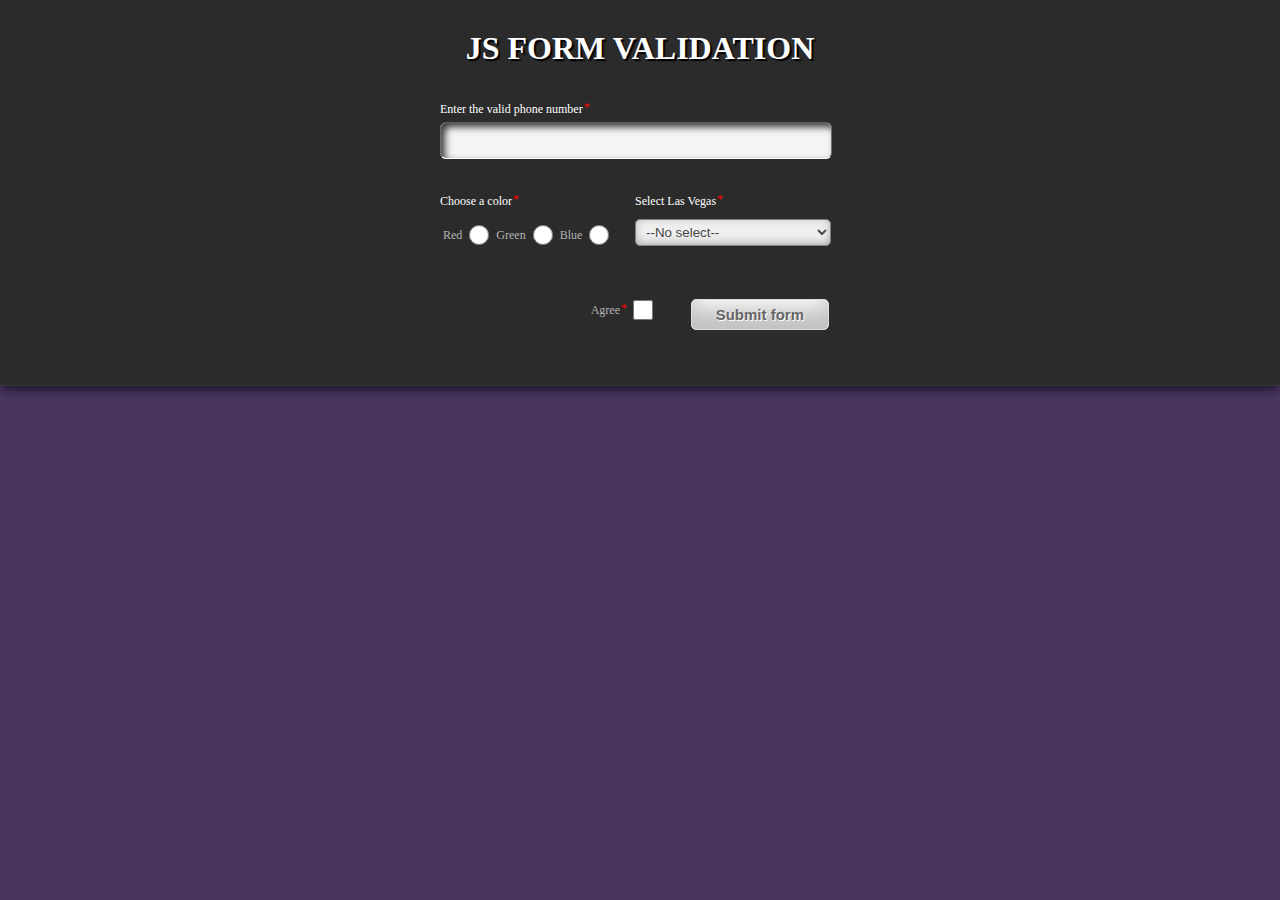
<file: demo/index.html>
<!DOCTYPE html>
<html lang="en">
<head>
    <meta charset="UTF-8">
    <title>JS Form Validator | KUNANO</title>
	
	<!-- js form validator -->
    <script type="text/javascript" src="../js-form-validator.js"></script>

	<!-- user javascript code -->
    <script type="text/javascript" src="js/default.js"></script>

	<!-- user styles -->
    <link rel="stylesheet" href="css/styles.css"/>

</head>

<body>

    <form name="demo-form">
    	<div class="field">
			<h1>JS form validation</h1>
		</div>

		<div class="field">
			<label>Enter the valid phone number<i>*</i></label>
			<input type="text" name="phone" data-rule="required|phone"/>
		</div>


		<div class="field">
			<div class="coll">
				<label>Choose a color<i>*</i></label>

				<label for="radio-1">
					<span>Red</span>
					<input type="radio" id="radio-1" value="red" name="color" data-rule="required"/>
				</label>

				<label for="radio-2">
					<span>Green</span>
					<input type="radio" id="radio-2" value="green" name="color" data-rule="required"/>
				</label>

				<label for="radio-3">
					<span>Blue</span>
					<input type="radio" id="radio-3" value="blue" name="color" data-rule="required"/>
				</label>
			</div>

			<div class="coll">
				<label>Select Las Vegas<i>*</i></label>

				<select name="city" data-rule="required" data-default="3">
					<option value="0">--No select--</option>
					<option value="1">New York</option>
					<option value="2">Amsterdam</option>
					<option value="3">Las Vegas</option>
					<option value="4">New Jersey</option>
				</select>
			</div>

		</div>


		<div class="field submit">
        	
        	<label for="agree">
        		<span>Agree<i>*</i></span>
        		<input type="checkbox" name="agree" id="agree" data-rule="required"/>
			</label>

        	<input type="submit" value="Submit form"/>
		</div>

    </form>

</body>

</html>
</file>
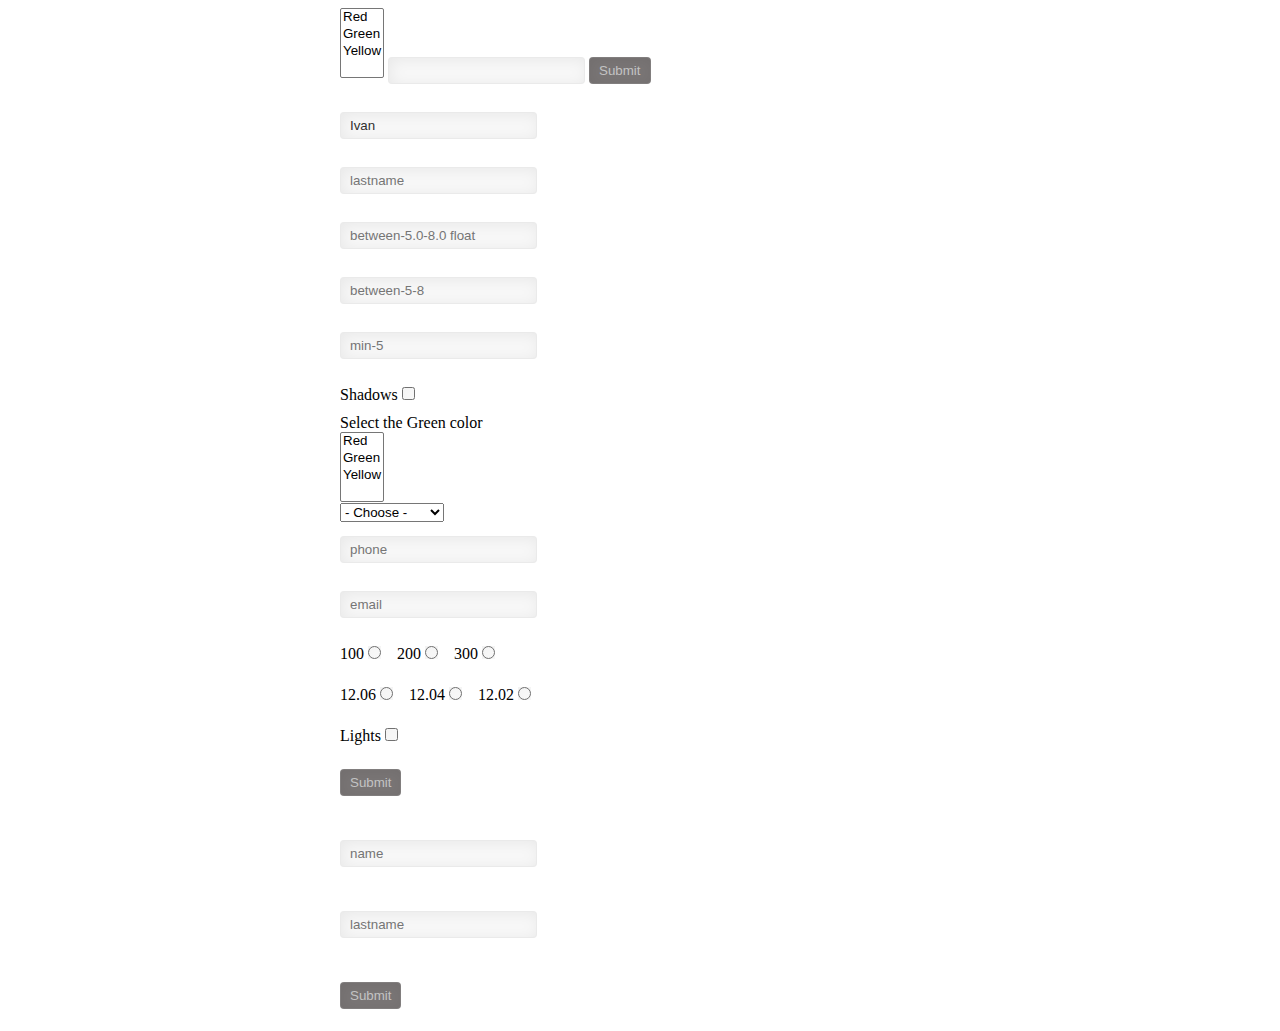
<file: example/index.html>
<!DOCTYPE html>
<html lang="en">
<head>
	<meta charset="UTF-8">
	<title>Example</title>
	<link rel="stylesheet" href="styles.css"/>
	<script src="../js-from-validator.js"></script>
	<script>

		window.addEventListener('load', function () {

			var validator1 = new Validator(document.querySelector('form[name="test-form"]'), function (err, res) {
				
				if (err) {
					console.log('ERROR', err);
					return false;
				}

				console.log('SUBMIT SUCCESS');

				return false;
			}, {
				/*messages: {
					ru: {
						required: {
							empty: 'Why is empty?',
							incorrect: 'Ooops',
							helper: 'Need help?'
						}
					}
				}*/
		});

			var validator2 = new Validator(document.querySelector('form[name="test-form2"]'), function (err, res) {
				
				if (err) {
					console.log('ERROR2', err);
					return false;
				}

				console.log('SUBMIT2 SUCCESS2');

				return false;
			});


			var validator3 = new Validator(document.querySelector('form[name="single-form"]'), function (err, res) {
				
				if (err) {
					console.log('ERROR2', err);
					return false;
				}

				console.log('SUBMIT2 SUCCESS2');

				return false;

			}, {rules: {
					customrule: function (value, params) {
						return new RegExp(/^Yellow$/gi).test(value);
					}
				}
			});


		});

	

	</script>
</head>
<body>
		
	<form name ="single-form">
		
		<select name="colors" multiple="multiple" data-rule="customrule">
			<option value="Red">Red</option>
			<option value="Green">Green</option>
			<option value="Yellow">Yellow</option>
		</select>

		<input type="text" value="" name="te" data-rule="required|customrule"/>

		<input type="submit" value="Submit"/>
	</form>



	<form name="test-form">
		
	
		<div class="table">
			
			<div class="col">
				<div class="row">
					<input type="text" name="name" data-rule="name" placeholder="name" data-default="Ivan" value="Ivan"/>
				</div>

				<div class="row">
					<input type="text" name="lastname" data-rule="lastname" placeholder="lastname" />
				</div>
				<div class="row">
					<input type="text" name="age2" data-rule="required|float|between-5-8" placeholder="between-5.0-8.0 float" />
				</div>
				<div class="row">
					<input type="text" name="age" data-rule="required|integer|between-5-8" placeholder="between-5-8" />
				</div>
				<div class="row">
					
				</div>
				<div class="row">
					<input type="text" name="amount" data-rule="required|integer|min-5" placeholder="min-5" />
				</div>
				<div class="row">

					<label>
						Shadows
						<input type="checkbox" name="Shadows" data-rule="required" value="1"/>
					</label>
				</div>
				<div class="row">

				</div>
			</div>


			<div class="col">
				<div class="row">
					<label>Select the Green color</label><br/>

					<select name="colors" multiple="multiple" data-rule="notzero-Green" data-default="2">
						<option value="1">Red</option>
						<option value="2">Green</option>
						<option value="3">Yellow</option>
					</select>
				</div>

				<div class="row">
					<select name="city" data-rule="notzero">
						<option value="0">- Choose -</option>
						<option value="1">Yekaterinburg</option>
						<option value="2">Moscow</option>
					</select>
				</div>
				<div class="row">
					<input type="text" name="phone" data-rule="phone|required" placeholder="phone" />
				</div>
				<div class="row">
					<input type="text" name="email" data-rule="email" placeholder="email" />
				</div>
				<div class="row">
					<label>
						100
						<input type="radio" name="speed" data-rule="required" value="100"/>
					</label>
					&nbsp;&nbsp;
					<label>
						200
						<input type="radio" name="speed" data-rule="required" value="200"/>
					</label>
					&nbsp;&nbsp;
					<label>
						300
						<input type="radio" name="speed" data-rule="required" value="300"/>
					</label>
				</div>
				<div class="row">
					<label>
						12.06
						<input type="radio" name="data" data-rule="required" value="12.06"/>
					</label>
					&nbsp;&nbsp;
					<label>
						12.04
						<input type="radio" name="data" data-rule="required" value="12.04"/>
					</label>
					&nbsp;&nbsp;
					<label>
						12.02
						<input type="radio" name="data" data-rule="required" value="12.02"/>
					</label>	
				</div>
				<div class="row">
					<label>
						Lights
						<input type="checkbox" name="light" data-rule="required" value="1"/>
					</label>
				</div>

				<div class="row">

				</div>
			</div>

			
			<div style="display: table-row">
				<input type="submit" value="Submit"/>
			</div>


		</div>


	</form>


	<form name="test-form2">
		
		<p>
			<input type="text" name="name" data-rule="name" placeholder="name" />
		</p>

		<p>
			<input type="text" name="lastname" data-rule="lastname" placeholder="lastname" />
		</p>

		<input type="submit" value="Submit"/>

	</form>

</body>
</html>
</file>
<file: assets/css/tables.css>
table {
    width: 100%;
    border-collapse: collapse;
    table-layout: fixed;
    margin-bottom: 25px;
    border: 1px solid #584b91;
    text-align: left;
    background: #FFF;
    font-size: 14px;
}

table tbody tr {
    background: #FFF;
    transition: background 240ms ease-out;
}

table tbody tr:nth-child(2n) {
    background: #f8f8f8;
}

table tbody tr:hover {
    background: #e0e0e0;
}

table th {
    border: 1px solid #38333f;
    color: #FFF;
    background: #38333f;
    padding: 13px 10px 13px 10px;
    font-weight: normal;
    text-shadow: 0 0 0 #FFF;
}

table td {
    border: 1px solid rgba(255, 255, 255, 0);
    padding: 13px 10px 13px 10px;
}

table p, table h1, table h2, table h3, table h4 {
    background-color: inherit;
    box-shadow: inherit;
}
</file>
<file: assets/css/layout.css>
@font-face {
	font-family: 'SFUIText-Light';
	font-weight: normal;
	font-style: normal;
	src: url('../fonts/SFUIText-Light/SFUIText-Light.eot');
	src: url('../fonts/SFUIText-Light/SFUIText-Light.eot?#iefix') format('embedded-opentype'), url('../fonts/SFUIText-Light/SFUIText-Light.woff') format('woff'), url('../fonts/SFUIText-Light/SFUIText-Light.ttf') format('truetype'), url('../fonts/SFUIText-Light/SFUIText-Light.svg#Ubuntu-Bold') format('svg');
}

html, body {
	margin: 0;
	padding: 0;
	background-size: cover;
	font-family: 'SFUIText-Light';
	color: #3e3e43;
}

body {
	background: #242235;
	transition: background-image 300ms ease-out;
}

body.-img-loaded {
	background: #ffffff url(../img/sky.png) no-repeat top center;
}

::-webkit-input-placeholder {
	color: #c5c5c5;
	font-style: italic;
}

::-moz-placeholder {
	color: #c5c5c5;
	font-style: italic;
}

:-ms-input-placeholder {
	color: #c5c5c5;
	font-style: italic;
}

:-moz-placeholder {
	color: #c5c5c5;
	font-style: italic;
}

::placeholder {
	color: #c5c5c5;
	font-style: italic;
}

*::selection {
	color: #fff;
	background: #0a1126;
	text-shadow: none;
}

h1, h2, h3, h4, h5, h6 {
	font-size: 36px;
	line-height: 36px;
	color: #29293a;
	text-shadow: 0 0 0 #29293a, 0 0 0 #29293a;
	font-weight: normal;
	text-transform: uppercase;
	position: relative;
	text-align: center;
}

h2 {
	font-size: 32px;
	margin: 30px 0 50px 0;
}

h3 {
	font-size: 18px;
	margin-left: -14px;
}

h3 .number {
	display: inline-block;
	background: #61418d;
	width: 30px;
	height: 30px;
	border-radius: 100%;
	font-size: 15px;
	line-height: 32px;
	color: #FFF;
	font-weight: bold;
	margin-right: 10px;
}

h3 .number-2 {
	background: #df126f;
}

.mobile-cap, .mobile-menu-wrapper {
	display: none;
}

form[name="demo-form-2"] input[type='submit'] {
	background: #df126f;
}

h3 .number-3 {
	background: #2a7be1;
}

form[name="demo-form-2"] .example-2-create-field {
	color: inherit;
	text-decoration: none;
	font-size: 13px;
	display: inline-block;
}

form[name="demo-form-2"] .input-wrapper {
	padding-right: 10px;
}

form[name="demo-form-2"] .example-2-remove-input {
	text-decoration: none;
	color: red;
	font-size: 13px;
	padding: 10px;
	position: absolute;
	top: 5px;
	right: -20px;
}

form[name="demo-form-2"] .example-2-remove-input:after {
	content: '';
	position: absolute;
	border: 2px solid #ff3838;
	width: 23px;
	height: 23px;
	left: 50%;
	top: 50%;
	margin: -13px 0 0 -13px;
	border-radius: 100%;
	transform: scale(0.7);
	opacity: 0;
	transition: all 240ms cubic-bezier(0.12, 0.92, 0.32, 1.24);
}

form[name="demo-form-2"] .example-2-remove-input:hover:after {
	transform: scale(1);
	opacity: 1;
}

form[name="demo-form-2"] .example-2-create-field .name {
	display: inline-block;
	position: relative;
}

form[name="demo-form-2"] .example-2-create-field .name:before {
	content: '';
	position: absolute;
	width: 100%;
	left: 0;
	border-bottom: 1px dotted #979797;
	bottom: -1px;
}

form[name="demo-form-2"] .example-2-create-field .fa-plus {
	color: #3cc109;
}

form[name="demo-form-2"] .example-2-create-field:hover {
	color: #69b700;
}

form[name="demo-form-2"] .example-2-create-field:hover .name:before {
	border-bottom-color: #8de419;
}

h2.subtitle {
	font-size: 17px;
	text-transform: none;
	color: #393a45;
	margin-top: -20px;
}

.align-center {
	text-align: center;
}

.align-left {
	text-align: left;
}

.align-right {
	text-align: right;
}

.preloader {
	position: absolute;
	top: 0;
	left: 0;
	width: 100%;
	height: 100%;
}

.preloader span {
	display: block;
	position: relative;
	left: 50%;
	top: 50%;
	width: 150px;
	height: 150px;
	margin: -75px 0 0 -75px;
	border-radius: 50%;
	border: 3px solid transparent;
	border-top-color: #FF9800;
	-webkit-animation: spin 2s linear infinite;
	animation: spin 2s linear infinite;
}

.preloader span:before {
	content: "";
	position: absolute;
	top: 5px;
	left: 5px;
	right: 5px;
	bottom: 5px;
	border-radius: 50%;
	border: 3px solid transparent;
	border-top-color: #ffbf00;
	-webkit-animation: spin 3s linear infinite;
	animation: spin 3s linear infinite;
}

.preloader span:after {
	content: "";
	position: absolute;
	top: 15px;
	left: 15px;
	right: 15px;
	bottom: 15px;
	border-radius: 50%;
	border: 3px solid transparent;
	border-top-color: #FFEB3B;
	-webkit-animation: spin 1.5s linear infinite;
	animation: spin 1.5s linear infinite;
}

.asterisk {
	color: red;
	font-weight: bold;
	display: inline-block;
	margin: 0 4px 0 0;
	font-family: Arial,serif;
}

@-webkit-keyframes spin {
	0% {
		-webkit-transform: rotate(0deg);
		-ms-transform: rotate(0deg);
		transform: rotate(0deg);
	}

	100% {
		-webkit-transform: rotate(360deg);
		-ms-transform: rotate(360deg);
		transform: rotate(360deg);
	}
}

@keyframes spin {
	0% {
		-webkit-transform: rotate(0deg);
		-ms-transform: rotate(0deg);
		transform: rotate(0deg);
	}

	100% {
		-webkit-transform: rotate(360deg);
		-ms-transform: rotate(360deg);
		transform: rotate(360deg);
	}
}

body .top-scroller {
	position: fixed;
	z-index: 10;
	right: 20px;
	bottom: -50px;
	width: 60px;
	height: 60px;
	background: #100b12;
	cursor: pointer;
	border-radius: 100%;
	opacity: 0;
	-webkit-transition: all 340ms cubic-bezier(.18, .89, .32, 1.28);
	transition: all 340ms cubic-bezier(.18, .89, .32, 1.28);
	font-size: 40px;
	line-height: 47px;
	text-align: center;
	color: #FFFFFF;
	box-shadow: 0 4px 6px -2px rgba(27, 5, 170, 0.55);
}

body .top-scroller .icon {
	position: absolute;
	color: #FFF;
	font-size: 28px;
	width: 100%;
	text-align: center;
	top: 17px;
	left: 0;
}

body .top-scroller.-visible {
	bottom: 20px;
	opacity: 0.9;
}

.center {
	position: relative;
	max-width: 1200px;
	margin: 0 auto;
}

.cap-wrapper {
	position: absolute;
	z-index: 100;
	width: 100%;
	top: 0;
	height: 70px;
}

.cap-container {
	background: rgba(60, 59, 70, 0);
	height: 100%;
	transition: all 300ms ease-out;
}

.cap-wrapper.stick .cap-container {
	background: #100b12;
	opacity: 0.9;
	box-shadow: 0 5px 4px rgba(0, 0, 0, 0.2);
}

.cap-container .menu {
	position: relative;
	margin-left: 50px;
	top: 25px;
}

.cap-container .menu-elem {
	text-decoration: none;
	color: #FFF;
	font-size: 13px;
	padding: 28px 14px;
	position: relative;
	text-shadow: 0 0 0 #FFF;
}

.cap-wrapper .menu-elem:before {
	content: '';
	position: absolute;
	height: 3px;
	background: #c140ff;
	top: 0;
	left: 20px;
	right: 90px;
	opacity: 0;
	transition: all 240ms ease-out;
}

.cap-wrapper .menu-elem.-active:before, .cap-wrapper .menu-elem:hover:before {
	right: 20px;
	opacity: 1;
}

.cap-wrapper .menu-elem.-active {
	color: #c140ff;
}

.cap-container .menu-trigger {
	display: none;
}

.cap-container .logo {
	position: absolute;
	top: 21px;
	left: 0;
	width: 28px;
	height: 28px;
	background: url(../img/logo.png) no-repeat center center;
	background-size: contain;
}

.cap-container .cap-right {
	position: absolute;
	right: 0;
	top: 20px;
}

.cap-container .cap-right a {
	text-decoration: none;
	color: #FFF;
	font-size: 22px;
	margin-left: 20px;
	position: relative;
	top: 3px;
}

.cap-container .cap-right .icon {
	font-size: 20px;
	position: relative;
	top: 2px;
}

.cap-container .cap-right .github {
	background: #04000c;
	box-shadow: 0 0 0 1px #353535;
	padding: 8px 11px 8px 8px;
	border-radius: 38px;
	font-size: 13px;
	top: -3px;
	overflow: hidden;
	display: inline-block;
	vertical-align: middle;
}

.cap-container .cap-right .github .label {
	position: relative;
	overflow: hidden;
	top: -2px;
}

.cap-container .cap-right .github .label:before {
	content: '';
	width: 30px;
	height: 30px;
	left: 50%;
	top: 50%;
	bottom: 0;
	border-radius: 36px;
	margin: -15px 0 0 -15px;
	background: #ffffff;
	position: absolute;
	opacity: 0;
	transition: all 240ms ease-out;
}

.cap-container .cap-right .github:hover .label:before {
	opacity: 1;
	animation: sonar 1.4s infinite;
}

.cap-container .cap-right .twitter {
	color: #1da1f2;
}

.cap-container .cap-right .paypal {
	color: #f6f6f6;
	font-size: 18px;
}

footer {
	position: relative;
	min-height: 300px;
	background: #140e16 url(../img/footer.png) no-repeat bottom center;
	margin-top: 130px;
	box-shadow: inset 0 17px 16px -9px rgba(3, 0, 1, 0.7);
	color: #FFF;
}

footer .footer-inner {
	padding: 0 160px;
}

footer .footer-table {
	position: relative;
	padding: 60px 0;
	display: table;
	table-layout: fixed;
	width: 100%;
}

footer .footer-cell {
	position: relative;
	display: table-cell;
	vertical-align: middle;
}

footer .footer-cell-center {
	text-align: center;
	color: #838386;
	font-size: 14px;
	line-height: 24px;
	width: 40%;
}

footer .footer-logo {
	position: relative;
	display: block;
	width: 190px;
	height: 67px;
	background: url(img/logo-footer.png) no-repeat center center;
	background-size: contain;
}

footer .developer {
	position: relative;
	display: block;
	text-decoration: none;
	color: #3c3b46;
	font-size: 13px;
	width: 140px;
	line-height: 15px;
	margin: 30px auto 0 auto;
	text-align: left;
	padding: 0 0 0 46px;
}

footer .developer:before {
	content: '';
	position: absolute;
	background: url('img/via-profit.png') no-repeat center center;
	width: 36px;
	height: 36px;
	background-size: contain;
	left: 0;
	top: -3px;
}

.home-screen {
	position: relative;
	height: 100vh;
}

.home-screen .main-info {
	position: relative;
	color: #FFF;
	text-align: center;
	transform: translate(0, -50%);
	top: 35%;
}

.home-screen .main-info:before {
	content: '';
	position: absolute;
	width: 500px;
	height: 500px;
	background: url(../img/glow.png) no-repeat center center;
	background-size: cover;
	transform: translate(-50%, -50%);
	margin-top: 100px;
	opacity: 0.1;
}

.home-screen .main-info-sub-title {
	font-size: 13px;
	color: #e8e8e8;
}

.home-screen h1 {
	color: #FFF;
	font-size: 40px;
	text-transform: none;
}

.home-screen h2 {
	color: #a3cbff;
	text-shadow: 0 0 3px #5e39ff;
}

.home-screen .mount {
	background: url(../img/mountain.png) no-repeat top center;
	background-size: cover;
	position: fixed;
	bottom: 0;
	left: 0;
	width: 100%;
	height: 40%;
	transition: bottom 900ms cubic-bezier(0.22, 0.61, 0.36, 1);
	z-index: 10;
	pointer-events: none;
}

.home-screen .mount.-hidden {
	bottom: -30%;
}

.overview-block {
	text-align: center;
	color: #FFF;
	max-width: 500px;
	margin: 0 auto;
	line-height: 26px;
	position: relative;
	top: -300px;
}

.overview-block h2 {
	color: #FFF;
	font-size: 40px;
	text-transform: none;
	margin-bottom: 0;
}

.overview-block h3 {
	color: #ffffff;
	text-shadow: 0 0 3px #5e39ff;
	text-transform: none;
	margin-top: 0;
	font-size: 16px;
}

.overview-info {
	position: relative;
	color: #FFF;
	text-align: center;
}

@keyframes sonar {
	0% {
		opacity: 0.1;
	}

	40% {
		opacity: 0.3;
	}

	100% {
		-webkit-transform: scale(5);
		opacity: 0;
	}
}

.dots {
	position: relative;
	margin: 140px auto 130px auto;
	width: 40px;
	top: -340px;
}

.dots .dot {
	position: relative;
	width: 16px;
	height: 16px;
	border-radius: 100%;
	background: white;
	margin: 40px auto;
	opacity: 0.8;
}

.dots .dot:nth-child(2) {
	width: 26px;
	height: 26px;
	margin: 20px auto;
}

.dots .dot:nth-child(4) {
	width: 8px;
	height: 8px;
	margin: 40px auto;
}

.examples-list {
	position: relative;
}

.example-table {
	position: relative;
	display: table;
	table-layout: fixed;
	width: 100%;
	margin: 50px 0 140px 0;
}

.example-table .example-cell {
	display: table-cell;
	padding: 10px;
	vertical-align: top;
}

.example-table .code-block > p:first-child {
	margin-top: 0;
}

.examples-list [name="demo-form-1"] {
	width: 300px;
	margin: 0 auto;
}

.examples-list [name="demo-form-2"] {
	width: 300px;
	margin: 0 auto;
}

.examples-list [name="demo-form-3"] {
	width: 400px;
	margin: 0 auto;
}

.examples-list [name="demo-form-3"] .field-description {
	text-align: center;
	font-size: 13px;
	margin-top: 50px;
	margin-bottom: 0;
}

.examples-list [name="demo-form-3"] .field-header {
	height: 120px;
}

.examples-list [name="demo-form-3"] .field-image {
	position: absolute;
	border-radius: 0;
	height: 140px;
	background: #356ddb url(../img/milkwave.png) no-repeat bottom center;
	background-size: cover;
	top: -20px;
	left: -20px;
	right: -20px;
	width: auto;
	margin: 0;
	z-index: 0;
}

.examples-list [name="demo-form-3"] input[type="submit"] {
	background: #2a7be1;
}

.examples-list [name="demo-form-3"] .field-title {
	color: #ffffff;
	text-align: right;
	right: 30px;
	margin: 0;
}

.examples-list [name="demo-form-3"] .field-subtitle {
	color: #FFF;
	text-align: right;
	right: 30px;
	top: 4px;
	margin: 0;
}

.examples-list .accept {
	color: #797383;
	font-size: 13px;
	position: relative;
	top: -2px;
}

.docs-block {
	position: relative;
	margin: 0 0 100px 0;
}

.download-block {
	position: relative;
	margin: 0 0 110px 0;
}

.download-table {
	position: relative;
	display: table;
	table-layout: fixed;
	width: 100%;
}

.download-table .download-cell {
	position: relative;
	display: table-cell;
	vertical-align: middle;
}

.download-table .download-cell-separator {
	width: 170px;
}

.download-table .download-icon {
	display: inline-block;
	position: relative;
	height: 200px;
	width: 200px;
	background-size: contain;
	background-repeat: no-repeat;
	color: inherit;
	text-align: center;
	transition: all 240ms ease-out;
}

.download-table .download-zip {
	background-image: url(../img/download-zip.png);
}

.download-table .download-tar {
	background-image: url(../img/download-tar.png);
}

.download-table .download-icon:hover {
	transform: scale(1.05);
}

table .api-th-name {
	width: 130px;
}

table .api-th-required-params {
	width: 170px;
}

footer .licence {
	font-size: 9px;
	color: #5f5f62;
}

footer .licence-line {
	margin: 2px 0;
}

footer .licence-line.line-header {
	font-weight: bold;
	color: #9c9c9e;
}

footer .paypal {
	background: #04000c;
	box-shadow: 0 0 0 1px #353535;
	padding: 8px 48px 8px 39px;
	border-radius: 38px;
	font-size: 13px;
	top: -3px;
	overflow: hidden;
	display: inline-block;
	vertical-align: middle;
	color: #FFF;
	text-decoration: none;
}

footer .paypal .icon {
	font-size: 20px;
	position: relative;
	top: 2px;
}

footer .paypal .label:before {
	content: '';
	width: 30px;
	height: 30px;
	left: 50%;
	top: 50%;
	bottom: 0;
	border-radius: 36px;
	margin: -15px 0 0 -15px;
	background: #ffffff;
	position: absolute;
	animation: sonar 1.4s infinite;
}

footer .paypal .label {
	position: relative;
	overflow: hidden;
}

@media all and (max-width: 1400px) {
	.overview-block {
		top: 0;
	}

	.dots {
		top: 0;
	}
}
</file>
<file: assets/css/forms.css>
form {
    background: #fff;
    box-shadow: 0 2px 4px 0 rgba(0, 0, 0, 0.15), 0 8px 19px -7px rgba(0, 0, 0, 0.19), 0 1px 5px 0 rgba(0, 0, 0, 0.12);
    border-radius: 1px;
    padding: 20px;
    position: relative;
}

form .input-wrapper {
    position: relative;
}

form .field {
    margin: 6px 0 18px 0;
    position: relative;
}

form .placeholder {
    color: #4f4f4f;
    font-size: 12px;
    position: absolute;
    z-index: 2;
    left: 10px;
    top: -7px;
    background: #ffffff;
    padding: 0 4px;
    pointer-events: none;
}

form input:focus + .placeholder {
    color: #8933f0;
}

form .field-image {
    position: relative;
    width: 60px;
    height: 60px;
    border-radius: 100%;
    margin: 30px auto;
    background: #303031;
    background: linear-gradient(to bottom, #303031 0%,#5d5760 100%);
}

form .field-header {
    position: relative;
}

form .field-title {
    text-align: center;
    color: #161616;
    font-size: 21px;
    font-weight: bold;
    position: relative;
}

form .field-subtitle {
    text-align: center;
    color: #777;
    margin: 10px auto 40px auto;
    font-size: 13px;
    position: relative;
}

form .field-wrapper {
    position: relative;
    display: table;
    table-layout: fixed;
    width: 100%;
}

form .field-wrapper .field {
    position: relative;
    display: table-cell;
    vertical-align: top;
    height: 100%;
}

form .field label > span > i {
    font-style: normal;
    color: red;
}

form input[type='text'], form input[type='password'] {
    font-size: 14px;
    position: relative;
    display: block;
    box-sizing: border-box;
    width: 100%;
    padding: 14px 10px;
    border: 1px solid #e1e1e1;
    outline: none;
}

form .field > label > input[type='text']:focus, form .field > label > input[type='password']:focus {
    color: #1c1c1d;
    border-color: #b3a130;
}

[data-type='validator-error'] {
    font-size: 11px;
    position: absolute;
    z-index: 10;
    margin-top: 2px;
    color: #ffffff;
    background: rgb(200, 53, 53);
    box-shadow: 0 6px 2px -2px rgba(211, 77, 77, 0.47);
    padding: 4px 10px;
    border-radius: 1px;
    pointer-events: none;
}

[data-type='validator-error']:before {
    content: '';
    width: 0;
    height: 0;
    top: -5px;
    position: absolute;
    left: 6px;
    border-left: 5px solid rgba(0, 0, 0, 0);
    border-right: 5px solid rgba(0, 0, 0, 0);
    border-bottom: 5px solid #c83535;
}

select {
    opacity: 0;
}

select:hover {
    cursor: pointer;
}

select:focus {
    outline: none;
}

.select-box {
    font-size: 14px;
    position: relative;
    box-sizing: border-box;
    width: 100%;
    padding: 0;
    color: #1b1b1b;
    border: 1px solid #a8a8a8;
    border-top-color: #cac9c9;
    border-bottom-color: #4d4d4d;
    border-radius: 3px;
    background-color: #fff;
    box-shadow: inset 0 -10px 18px -10px #c2bebe;
}

.select-box select {
    opacity: 1;
    position: relative;
    z-index: 1;
    box-sizing: border-box;
    width: 100%;
    padding: 5px 30px 5px 8px;
    border: none;
    background: rgba(255, 36, 36, 0);
    background-image: none;
    box-shadow: none;
    -webkit-appearance: none;
    -moz-appearance: none;
    appearance: none;
    -ms-appearance: none;
}

.select-box select[disabled] {
    cursor: default;
    background-color: #e8e8e8;
}

.select-box.multiple select {
    height: 146px;
}

.select-box:after {
    font-family: FontAwesome;
    font-size: 16px;
    position: absolute;
    z-index: 0;
    top: 0;
    right: 0;
    padding: 2px 8px;
    content: '\f078';
    color: #000;
}

.select-box select:focus {
    outline: none;
}

.select-box.multiple:after {
    display: none;
}

.select-box.disabled:before {
    color: #c7c7c7;
}

form input[type='text'], form input[type='password'], form textarea, .select-box {
    font-weight: 400;
    box-sizing: border-box;
    width: 100%;
    cursor: auto;
    text-align: left;
    color: #161616;
    background: #fff;
    text-shadow: none;
    margin: 4px 0;
}

form input[type='text'][disabled], form input[type='password'][disabled], form textarea[disabled] {
    background-color: #e8e8e8;
}

form input[type='text'].error, form input[type='password'].error, form textarea.error {
    border: 1px solid #fa4531;
}

form textarea {
    font-size: 14px;
    position: relative;
    display: inline-block;
    overflow: visible;
    zoom: 1; height: 200px;
    margin: 0;
    padding: .5em 1em;
    white-space: normal;
    text-decoration: none;
    border: 1px solid #bababa;
    border-radius: .2em;
    outline: none;
}

form textarea:hover, form textarea:active, form textarea:focus {
    color: #1c1c1d;
    border-color: #b3a130;
}

/* Base for label styling */
[type='checkbox']:not(:checked), [type='checkbox']:checked {
    position: absolute;
    opacity: 0;
}

[type='checkbox']:not(:checked) + label, [type='checkbox']:checked + label {
    position: relative;
    padding-left: 25px;
    cursor: pointer;
}

/* checkbox aspect */
[type='checkbox']:not(:checked) + label:before, [type='checkbox']:checked + label:before {
    position: absolute;
    top: -1px;
    left: 0;
    width: 15px;
    height: 14px;
    content: '';
    border: 1px solid #aaa;
    border-radius: 2px;
    background: #f8f8f8;
    /* box-shadow: inset 0 1px 3px rgba(0,0,0,.3)
 */
}

/* checked mark aspect */
[type='checkbox']:not(:checked) + label:after, [type='checkbox']:checked + label:after {
    font-family: FontAwesome;
    font-size: 14px;
    position: absolute;
    top: -1px;
    left: 2px;
    content: '\f00c';
    color: #353535;
    transition: all .2s;
}

[type='checkbox']:indeterminate + label:after {
    font-family: FontAwesome;
    position: absolute;
    top: 0;
    left: 3px;
    content: '\f068';
    opacity: 1!important;
    color: #737373;
    transition: all .2s;
    transform: scale(1)!important;
}

[type='checkbox']:not(:checked) + label:after {
    opacity: 0;
    transform: scale(0);
}

[type='checkbox']:checked + label:after {
    opacity: 1;
    transform: scale(1);
}

[type='checkbox']:disabled:not(:checked) + label:before, [type='checkbox']:disabled:checked + label:before {
    border-color: #bbb;
    background-color: #ddd;
    box-shadow: none;
}

[type='checkbox']:disabled:checked + label:after {
    color: #999;
}

[type='checkbox']:disabled + label {
    color: #aaa;
}

[type='checkbox']:checked:focus + label:before, [type='checkbox']:not(:checked):focus + label:before {
    border: 1px dotted #0061ff;
}

label:hover:before {
    border: 1px solid #4778d9!important;
}

[type='radio']:not(:checked), [type='radio']:checked {
    position: absolute;
    opacity: 0;
}

[type='radio']:not(:checked) + label, [type='radio']:checked + label {
    position: relative;
    padding-left: 25px;
    cursor: pointer;
}

[type='radio']:not(:checked) + label:before, [type='radio']:checked + label:before {
    position: absolute;
    top: -1px;
    left: 0;
    width: 15px;
    height: 14px;
    content: '';
    border: 1px solid #aaa;
    border-radius: 100%;
    background: #f8f8f8;
}

[type='radio']:not(:checked) + label:after, [type='radio']:checked + label:after {
    font-family: FontAwesome;
    font-size: 8px;
    position: absolute;
    top: -2px;
    left: 5px;
    content: '\f111';
    color: #353535;
    transition: all .2s;
}

[type='radio']:not(:checked) + label:after {
    opacity: 0;
    transform: scale(0);
}

[type='radio']:checked + label:after {
    opacity: 1;
    transform: scale(1);
}

[type='radio']:disabled:not(:checked) + label:before, [type='radio']:disabled:checked + label:before {
    border-color: #bbb;
    background-color: #ddd;
    box-shadow: none;
}

[type='radio']:disabled:checked + label:after {
    color: #999;
}

[type='radio']:disabled + label {
    color: #aaa;
}

[type='radio']:checked:focus + label:before, [type='radio']:not(:checked):focus + label:before {
    border: 1px dotted blue;
}

label:hover:before {
    border: 1px solid #4778d9!important;
}

.file-input-wrapper {
    line-height: 1;
    position: relative;
    overflow: hidden;
    width: 200px;
    margin-bottom: 20px;
    text-align: center;
}

input[type='file'] {
    font-size: 200px;
    position: absolute;
    top: 0;
    right: 0;
    cursor: pointer;
    opacity: 0;
    filter: alpha(opacity=0);
}

button, input[type='submit'], input[type='reset'], .file-input-fake-button {
    position: relative;
    background: #6c3289;
    border: 0;
    outline: none;
    padding: 18px 30px;
    border-radius: 36px;
    display: block;
    width: 100%;
    box-sizing: border-box;
    cursor: pointer;
    color: #ffffff;
    margin-top: 45px;
}

.file-input-fake-button {
    display: block;
    overflow: hidden;
    white-space: nowrap;
    text-overflow: ellipsis;
}

button:hover, input[type='submit']:hover, input[type='reset']:hover, input[type='file']:hover + .file-input-fake-button {
}

button:active, input[type='submit']:active, input[type='reset']:active, input[type='file']:active + .file-input-fake-button {
}

form button:focus, input[type='submit']:focus, input[type='reset']:focus, input[type='file']:focus + .file-input-fake-button {
    outline: none;
}

button[disabled], input[type='submit'][disabled], input[type='reset'][disabled], .file-input-fake-button[disabled] {
    opacity: .3;
}
</file>
<file: assets/css/js-splash.css>
/*viewport*/
.jsplash-viewport {
    position: fixed;
    top: 0;
    bottom: 0;
    right: 0;
    left: 0;
    background: rgba(255, 255, 255, 0);
    opacity: 0;
    z-index: 9999;
    transition: opacity 80ms ease-out;
}

.jsplash-blured {
    -webkit-filter: blur(4px);
    -moz-filter: blur(4px);
    -ms-filter: blur(4px);
    -o-filter: blur(4px);
    filter: blur(4px);
}

/*viewport in visible state*/
.jsplash-viewport.jsplash-visible {
    opacity: 1;
    transition: opacity 100ms ease-out;
}

.jsplash-closebtn {
    position: absolute;
    cursor: pointer;
    z-index: 100;
    font: normal normal normal 14px/1 FontAwesome;
    border-radius: 100%;
    color: #494949;
    text-align: center;
    padding: 0;
    top: 0px;
    right: 0px;
    width: 32px;
    height: 32px;
    font-size: 16px;
    line-height: 32px;
}

.jsplash-closebtn:before {
    content: "\f00d";
}

/*splash window*/
.jsplash-wrapper {
    background-color: #221f26;
    box-shadow: 0 2px 4px 0 rgba(0, 0, 0, 0.15), 0 8px 19px -7px rgba(0, 0, 0, 0.19), 0 1px 5px 0 rgba(0, 0, 0, 0.12);
    border-radius: 1px;
    padding: 20px;
    position: fixed;
    left: 50%;
    top: 50%;
    color: #ffffff;
    transform: translate(-50%, -50%);
}

/*splash window*/
.jsplash-inner {
    position: relative;
    max-width: 400px;
    height: 100%;
    overflow: auto;
    text-align: center;
}

/*fullscreen mode*/
.jsplash-wrapper.jsplash-fullscreen {
    width: 100%;
    height: 100%;
    padding: 0;
    overflow-y: auto;
}

.jsplash-fullscreen .jsplash-inner {
    padding: 0 12px;
    max-width: 100%;
    height: 100%;
    overflow: auto;
}
</file>
<file: assets/css/js-socnet.css>
.js-socnet-buttons {
    position: relative;
    margin: 40px auto 0 auto;
    text-align: center;
}

.js-socnet-buttons > div {
    display: inline-block;
    opacity: 0;
}

.js-socnet-buttons .js-socnet-button {
    position: relative;
    display: inline-block;
    min-width: 110px;
    margin: 0;
    cursor: pointer;
    text-align: left;
    vertical-align: middle;
    opacity: 1;
    transition: opacity .3s;
}

.js-socnet-buttons .js-socnet-inner {
    font-weight: normal;
    position: relative;
    display: block;
    padding: 10px 18px 10px 40px;
    color: #fff;
    background: #474747;
    border-radius: 38px;
    font-size: 14px;
    box-shadow: 0 13px 11px -12px rgba(0, 0, 0, 0.41);
}

.js-socnet-buttons .js-socnet-inner:before {
    font-family: FontAwesome;
    font-size: 15px;
    position: absolute;
    left: 6px;
    width: 28px;
    content: '';
    text-align: center;
}

.js-socnet-buttons .js-socnet-button:hover {
    opacity: .8;
}

.js-socnet-buttons .js-socnet-counter {
    margin-left: 8px;
}

.js-socnet-buttons .vkontakte .js-socnet-inner {
    background: #4392d8;
}

.js-socnet-buttons .vkontakte .js-socnet-inner:before {
    content: '\f189';
}

.js-socnet-buttons .vkontakte:before {
    border-bottom-color: #4392D8;
}

.js-socnet-buttons .vkontakte:after {
    border-top-color: #4392D8;
}

.js-socnet-buttons .facebook .js-socnet-inner {
    background: #434dd8;
}

.js-socnet-buttons .facebook .js-socnet-inner:before {
    content: '\f09a';
}

.js-socnet-buttons .facebook:before {
    border-bottom-color: #434DD8;
}

.js-socnet-buttons .facebook:after {
    border-top-color: #434DD8;
}

.js-socnet-buttons .twitter .js-socnet-inner {
    background: #75e2f5;
}

.js-socnet-buttons .twitter .js-socnet-inner:before {
    content: '\f099';
}

.js-socnet-buttons .twitter:before {
    border-bottom-color: #75E2F5;
}

.js-socnet-buttons .twitter:after {
    border-top-color: #75E2F5;
}

.js-socnet-buttons .mailru .js-socnet-inner {
    background: #427ce8;
}

.js-socnet-buttons .mailru .js-socnet-inner:before {
    content: '\f1fa';
}

.js-socnet-buttons .mailru:before {
    border-bottom-color: #427CE8;
}

.js-socnet-buttons .mailru:after {
    border-top-color: #427CE8;
}

.js-socnet-buttons .odnoklassniki .js-socnet-inner {
    background: #fd9107;
}

.js-socnet-buttons .odnoklassniki .js-socnet-inner:before {
    content: '\f263';
}

.js-socnet-buttons .odnoklassniki:before {
    border-bottom-color: #FD9107;
}

.js-socnet-buttons .odnoklassniki:after {
    border-top-color: #FD9107;
}

.js-socnet-buttons .pinterest .js-socnet-inner {
    background: #f70000;
}

.js-socnet-buttons .pinterest .js-socnet-inner:before {
    content: '\f231';
}

.js-socnet-buttons .linkedin .js-socnet-inner:before {
    content: '\f0e1';
}

.js-socnet-buttons .google .js-socnet-inner {
    background: #e84242;
}

.js-socnet-buttons .google .js-socnet-inner:before {
    content: '\f0d5';
}

.js-socnet-buttons .google:before {
    border-bottom-color: #E84242;
}

.js-socnet-buttons .google:after {
    border-top-color: #E84242;
}

.js-socnet-buttons .reddit .js-socnet-inner {
    background: #42a2e8;
}

.js-socnet-buttons .reddit .js-socnet-inner:before {
    content: '\f1a1';
}
</file>
<file: assets/css/mobile.css>
@media all and (max-width: 600px) {
	body .center {
		margin: 0 4px;
	}

	.cap-wrapper {
		height: 50px;
		width: 100%!important;
	}

	.cap-container .cap-right .github {
		top: -2px;
	}

	.cap-container .cap-right .paypal {
		margin: 0;
		top: 0px;
		padding: 16px 16px;
	}

	.mobile-menu-wrapper {
		display: block;
	}

	.cap-container .menu {
		display: none;
	}

	.cap-container .cap-right {
		right: 0;
		top: 0px;
	}

	.cap-container .menu-trigger {
		display: block;
		position: absolute;
		left: 0;
		width: 44px;
		height: 50px;
		top: 0;
		color: #ffffff;
		text-decoration: none;
		/* background: #616161; */
	}

	.cap-container .menu-trigger span {
		position: absolute;
		background: #fff;
		height: 2px;
		width: 24px;
		top: 50%;
		margin: -1px 0 0 10px;
	}

	.cap-container .menu-trigger span:before, .cap-container .menu-trigger span:after {
		content: '';
		position: absolute;
		height: inherit;
		width: inherit;
		background: inherit;
		bottom: 8px;
	}

	.cap-container .menu-trigger span:after {
		bottom: -8px;
	}

	.cap-container .logo {
		display: none;
	}

	.mobile-menu-wrapper {
		background: rgba(0, 0, 0, 0.85);
		position: fixed;
		top: 50px;
		left: 0;
		z-index: 999;
		overflow-y: scroll;
		width: 100%;
		transition: top 300ms ease-out, opacity 200ms linear;
		opacity: 0;
		border-radius: 0;
		bottom: 0;
		visibility: hidden;
	}

	body.mobile-menu-opener .mobile-menu-wrapper {
		opacity: 1;
		visibility: visible;
	}

	body.mobile-menu-opener .cap-wrapper .cap-container {
		background: rgba(0, 0, 0, 0.95);
	}

	.mobile-menu-wrapper ul {
		display: block;
		margin: 0;
		padding: 0;
		position: relative;
		list-style: none;
	}

	.mobile-menu-wrapper ul ul {
		padding-left: 40px;
		overflow: hidden;
		max-height: 0;
		transition: all 1s ease-out;
	}

	.mobile-menu-wrapper ul ul ul {
		padding-left: 10px;
	}

	.mobile-menu-wrapper ul ul.-visible {
		max-height: 9999px;
	}

	.mobile-menu-wrapper a {
		display: block;
		color: #FFF;
		text-decoration: none;
		padding: 10px 20px 10px 45px;
		text-transform: capitalize;
		position: relative;
		border: none!important;
		left: -10px;
		opacity: 0;
	}

	.mobile-menu-wrapper .menu-elem:nth-child(1) {
		transition: all 240ms 100ms ease-out;
	}

	.mobile-menu-wrapper .menu-elem:nth-child(2) {
		transition: all 240ms 200ms ease-out;
	}

	.mobile-menu-wrapper .menu-elem:nth-child(3) {
		transition: all 240ms 300ms ease-out;
	}

	.mobile-menu-wrapper .menu-elem:nth-child(4) {
		transition: all 240ms 400ms ease-out;
	}

	.mobile-menu-wrapper .menu-elem:nth-child(5) {
		transition: all 240ms 500ms ease-out;
	}

	.mobile-menu-opener .mobile-menu-wrapper a {
		left: 0;
		opacity: 1;
	}

	.mobile-menu-wrapper .contact-email {
		text-transform: none;
		top: 10px;
	}

	.mobile-menu-wrapper ul ul a {
		padding: 10px 20px 10px 35px;
	}

	.mobile-menu-wrapper .icon {
		width: 20px;
		height: 20px;
		background-size: contain;
		position: absolute;
		top: 4px;
		left: 10px;
		color: #ffffff;
		text-align: center;
		line-height: 20px;
		border-radius: 100%;
		padding: 2px;
	}

	.mobile-menu-wrapper .icon.zip {
		background: #1c64ac;
	}

	.mobile-menu-wrapper .icon.tar {
		background: #6e6dff;
	}

	.mobile-menu-wrapper .corner {
		background-size: contain;
		position: absolute;
		left: 16px;
		top: 14px;
		border-top: 4px solid rgba(0, 0, 0, 0);
		border-left: 6px solid #ffffff;
		border-bottom: 4px solid rgba(0, 0, 0, 0);
	}

	.mobile-menu-wrapper .active {
		color: #4061ff;
	}

	.mobile-menu-wrapper .-has-childs {
	}

	.mobile-menu-opener .main-menu-wrapper {
		left: 0;
		opacity: 0.9;
	}

	.mobile-menu-wrapper .download {
		font-size: 13px;
	}

	h3 {
		font-size: 17px;
		margin: 14px 5px;
		line-height: 17px;
	}

	.home-screen .main-info:before {
		width: 100%;
	}

	.example-table {
		display: block;
		width: auto;
	}

	form {
		box-shadow: 0 2px 4px 0 rgba(0, 0, 0, 0.15), 0 8px 19px -7px rgba(0, 0, 0, 0.19), 0 -1px 5px 0 rgba(0, 0, 0, 0.17);
		width: auto;
		padding: 15px;
	}

	.example-table .example-cell {
		padding: 0;
		display: block;
		margin: 20px 0 0 0;
	}

	.examples-list [name="demo-form-1"] {
		width: auto;
	}

	.examples-list [name="demo-form-2"] {
		box-sizing: border-box;
		width: auto;
		padding-right: 30px;
	}

	.examples-list [name="demo-form-3"] {
		width: auto;
		margin: 0 auto 10px auto;
		overflow: hidden;
	}

	.examples-list [name="demo-form-3"] .field-title {
		right: 0;
	}

	.examples-list [name="demo-form-3"] .field-subtitle {
		right: 0;
	}

	body .cm-s-github-light .CodeMirror-lines {
		font-size: 10px;
		line-height: 14px;
		padding: 5px;
	}

	.docs-block {
		margin: 0 0 60px 0;
	}

	table thead tr th:nth-child(2), table thead tr th:nth-child(3), table tbody tr td:nth-child(2), table tbody tr td:nth-child(3) {
		display: none;
	}

	table thead th {
		padding: 10px 5px;
	}

	table tbody td {
		padding: 5px 5px;
	}

	table tbody tr td:nth-child(1) {
		font-size: 13px;
	}

	table thead tr th:nth-child(1), table tbody tr td:nth-child(1) {
		width: 36%;
		word-break: break-all;
	}

	.download-table .download-cell-separator {
		width: 10px;
	}

	.download-table .download-icon {
		height: 140px;
		width: 140px;
	}

	.js-socnet-buttons .js-socnet-button {
		margin: 10px 5px;
	}

	footer .footer-inner {
		padding: 0;
	}

	footer .footer-table {
		display: block;
		width: auto;
	}

	footer .footer-cell {
		display: block;
		width: auto;
		position: static;
	}

	footer .footer-cell-center {
	}

	footer .paypal {
		position: absolute;
		top: 10px;
		width: 70px;
		left: 50%;
		margin: 0 0 0 -70px;
	}

	footer .licence-line.line-header {
		text-align: center;
	}

	footer .licence {
		text-align: justify;
		padding: 0 0 40px 0;
	}

	footer .licence:before {
		content: '';
		left: 50%;
		position: absolute;
		background: url(../img/mobile-logo.png) no-repeat center center;
		background-size: contain;
		width: 88px;
		height: 22px;
		bottom: 40px;
		margin: 0 0 0 -44px;
		opacity: .5;
	}
}
</file>
<file: assets/codemirror/css/codemirror.css>
/* BASICS */

.CodeMirror {
  /* Set height, width, borders, and global font properties here */
  font-family: monospace;
  height: 300px;
  color: black;
}

/* PADDING */

.CodeMirror-lines {
  padding: 4px 0; /* Vertical padding around content */
}
.CodeMirror pre {
  padding: 0 4px; /* Horizontal padding of content */
}

.CodeMirror-scrollbar-filler, .CodeMirror-gutter-filler {
  background-color: white; /* The little square between H and V scrollbars */
}

/* GUTTER */

.CodeMirror-gutters {
  border-right: 1px solid #ddd;
  background-color: #f7f7f7;
  white-space: nowrap;
}
.CodeMirror-linenumbers {}
.CodeMirror-linenumber {
  padding: 0 3px 0 5px;
  min-width: 20px;
  text-align: right;
  color: #999;
  white-space: nowrap;
}

.CodeMirror-guttermarker { color: black; }
.CodeMirror-guttermarker-subtle { color: #999; }

/* CURSOR */

.CodeMirror-cursor {
  border-left: 1px solid black;
  border-right: none;
  width: 0;
}
/* Shown when moving in bi-directional text */
.CodeMirror div.CodeMirror-secondarycursor {
  border-left: 1px solid silver;
}
.cm-fat-cursor .CodeMirror-cursor {
  width: auto;
  border: 0 !important;
  background: #7e7;
}
.cm-fat-cursor div.CodeMirror-cursors {
  z-index: 1;
}

.cm-animate-fat-cursor {
  width: auto;
  border: 0;
  -webkit-animation: blink 1.06s steps(1) infinite;
  -moz-animation: blink 1.06s steps(1) infinite;
  animation: blink 1.06s steps(1) infinite;
  background-color: #7e7;
}
@-moz-keyframes blink {
  0% {}
  50% { background-color: transparent; }
  100% {}
}
@-webkit-keyframes blink {
  0% {}
  50% { background-color: transparent; }
  100% {}
}
@keyframes blink {
  0% {}
  50% { background-color: transparent; }
  100% {}
}

/* Can style cursor different in overwrite (non-insert) mode */
.CodeMirror-overwrite .CodeMirror-cursor {}

.cm-tab { display: inline-block; text-decoration: inherit; }

.CodeMirror-rulers {
  position: absolute;
  left: 0; right: 0; top: -50px; bottom: -20px;
  overflow: hidden;
}
.CodeMirror-ruler {
  border-left: 1px solid #ccc;
  top: 0; bottom: 0;
  position: absolute;
}

/* DEFAULT THEME */

.cm-s-default .cm-header {color: blue;}
.cm-s-default .cm-quote {color: #090;}
.cm-negative {color: #d44;}
.cm-positive {color: #292;}
.cm-header, .cm-strong {font-weight: bold;}
.cm-em {font-style: italic;}
.cm-link {text-decoration: underline;}
.cm-strikethrough {text-decoration: line-through;}

.cm-s-default .cm-keyword {color: #708;}
.cm-s-default .cm-atom {color: #219;}
.cm-s-default .cm-number {color: #164;}
.cm-s-default .cm-def {color: #00f;}
.cm-s-default .cm-variable,
.cm-s-default .cm-punctuation,
.cm-s-default .cm-property,
.cm-s-default .cm-operator {}
.cm-s-default .cm-variable-2 {color: #05a;}
.cm-s-default .cm-variable-3 {color: #085;}
.cm-s-default .cm-comment {color: #a50;}
.cm-s-default .cm-string {color: #a11;}
.cm-s-default .cm-string-2 {color: #f50;}
.cm-s-default .cm-meta {color: #555;}
.cm-s-default .cm-qualifier {color: #555;}
.cm-s-default .cm-builtin {color: #30a;}
.cm-s-default .cm-bracket {color: #997;}
.cm-s-default .cm-tag {color: #170;}
.cm-s-default .cm-attribute {color: #00c;}
.cm-s-default .cm-hr {color: #999;}
.cm-s-default .cm-link {color: #00c;}

.cm-s-default .cm-error {color: #f00;}
.cm-invalidchar {color: #f00;}

.CodeMirror-composing { border-bottom: 2px solid; }

/* Default styles for common addons */

div.CodeMirror span.CodeMirror-matchingbracket {color: #0f0;}
div.CodeMirror span.CodeMirror-nonmatchingbracket {color: #f22;}
.CodeMirror-matchingtag { background: rgba(255, 150, 0, .3); }
.CodeMirror-activeline-background {background: #e8f2ff;}

/* STOP */

/* The rest of this file contains styles related to the mechanics of
   the editor. You probably shouldn't touch them. */

.CodeMirror {
  position: relative;
  overflow: hidden;
  background: white;
}

.CodeMirror-scroll {
  overflow: scroll !important; /* Things will break if this is overridden */
  /* 30px is the magic margin used to hide the element's real scrollbars */
  /* See overflow: hidden in .CodeMirror */
  margin-bottom: -30px; margin-right: -30px;
  padding-bottom: 30px;
  height: 100%;
  outline: none; /* Prevent dragging from highlighting the element */
  position: relative;
}
.CodeMirror-sizer {
  position: relative;
  border-right: 30px solid transparent;
}

/* The fake, visible scrollbars. Used to force redraw during scrolling
   before actual scrolling happens, thus preventing shaking and
   flickering artifacts. */
.CodeMirror-vscrollbar, .CodeMirror-hscrollbar, .CodeMirror-scrollbar-filler, .CodeMirror-gutter-filler {
  position: absolute;
  z-index: 6;
  display: none;
}
.CodeMirror-vscrollbar {
  right: 0; top: 0;
  overflow-x: hidden;
  overflow-y: scroll;
}
.CodeMirror-hscrollbar {
  bottom: 0; left: 0;
  overflow-y: hidden;
  overflow-x: scroll;
}
.CodeMirror-scrollbar-filler {
  right: 0; bottom: 0;
}
.CodeMirror-gutter-filler {
  left: 0; bottom: 0;
}

.CodeMirror-gutters {
  position: absolute; left: 0; top: 0;
  min-height: 100%;
  z-index: 3;
}
.CodeMirror-gutter {
  white-space: normal;
  height: 100%;
  display: inline-block;
  vertical-align: top;
  margin-bottom: -30px;
  /* Hack to make IE7 behave */
  *zoom:1;
  *display:inline;
}
.CodeMirror-gutter-wrapper {
  position: absolute;
  z-index: 4;
  background: none !important;
  border: none !important;
}
.CodeMirror-gutter-background {
  position: absolute;
  top: 0; bottom: 0;
  z-index: 4;
}
.CodeMirror-gutter-elt {
  position: absolute;
  cursor: default;
  z-index: 4;
}
.CodeMirror-gutter-wrapper {
  -webkit-user-select: none;
  -moz-user-select: none;
  user-select: none;
}

.CodeMirror-lines {
  cursor: text;
  min-height: 1px; /* prevents collapsing before first draw */
}
.CodeMirror pre {
  /* Reset some styles that the rest of the page might have set */
  -moz-border-radius: 0; -webkit-border-radius: 0; border-radius: 0;
  border-width: 0;
  background: transparent;
  font-family: inherit;
  font-size: inherit;
  margin: 0;
  white-space: pre;
  word-wrap: normal;
  line-height: inherit;
  color: inherit;
  z-index: 2;
  position: relative;
  overflow: visible;
  -webkit-tap-highlight-color: transparent;
  -webkit-font-variant-ligatures: none;
  font-variant-ligatures: none;
}
.CodeMirror-wrap pre {
  word-wrap: break-word;
  white-space: pre-wrap;
  word-break: normal;
}

.CodeMirror-linebackground {
  position: absolute;
  left: 0; right: 0; top: 0; bottom: 0;
  z-index: 0;
}

.CodeMirror-linewidget {
  position: relative;
  z-index: 2;
  overflow: auto;
}

.CodeMirror-widget {}

.CodeMirror-code {
  outline: none;
}

/* Force content-box sizing for the elements where we expect it */
.CodeMirror-scroll,
.CodeMirror-sizer,
.CodeMirror-gutter,
.CodeMirror-gutters,
.CodeMirror-linenumber {
  -moz-box-sizing: content-box;
  box-sizing: content-box;
}

.CodeMirror-measure {
  position: absolute;
  width: 100%;
  height: 0;
  overflow: hidden;
  visibility: hidden;
}

.CodeMirror-cursor {
  position: absolute;
  pointer-events: none;
}
.CodeMirror-measure pre { position: static; }

div.CodeMirror-cursors {
  visibility: hidden;
  position: relative;
  z-index: 3;
}
div.CodeMirror-dragcursors {
  visibility: visible;
}

.CodeMirror-focused div.CodeMirror-cursors {
  visibility: visible;
}

.CodeMirror-selected { background: #d9d9d9; }
.CodeMirror-focused .CodeMirror-selected { background: #d7d4f0; }
.CodeMirror-crosshair { cursor: crosshair; }
.CodeMirror-line::selection, .CodeMirror-line > span::selection, .CodeMirror-line > span > span::selection { background: #d7d4f0; }
.CodeMirror-line::-moz-selection, .CodeMirror-line > span::-moz-selection, .CodeMirror-line > span > span::-moz-selection { background: #d7d4f0; }

.cm-searching {
  background: #ffa;
  background: rgba(255, 255, 0, .4);
}

/* IE7 hack to prevent it from returning funny offsetTops on the spans */
.CodeMirror span { *vertical-align: text-bottom; }

/* Used to force a border model for a node */
.cm-force-border { padding-right: .1px; }

@media print {
  /* Hide the cursor when printing */
  .CodeMirror div.CodeMirror-cursors {
    visibility: hidden;
  }
}

/* See issue #2901 */
.cm-tab-wrap-hack:after { content: ''; }

/* Help users use markselection to safely style text background */
span.CodeMirror-selectedtext { background: none; }
</file>
<file: assets/codemirror/theme/monokai.css>
/* Based on Sublime Text's Monokai theme */

.cm-s-monokai.CodeMirror { background: #272822; color: #f8f8f2; }
.cm-s-monokai div.CodeMirror-selected { background: #49483E; }
.cm-s-monokai .CodeMirror-line::selection, .cm-s-monokai .CodeMirror-line > span::selection, .cm-s-monokai .CodeMirror-line > span > span::selection { background: rgba(73, 72, 62, .99); }
.cm-s-monokai .CodeMirror-line::-moz-selection, .cm-s-monokai .CodeMirror-line > span::-moz-selection, .cm-s-monokai .CodeMirror-line > span > span::-moz-selection { background: rgba(73, 72, 62, .99); }
.cm-s-monokai .CodeMirror-gutters { background: #272822; border-right: 0px; }
.cm-s-monokai .CodeMirror-guttermarker { color: white; }
.cm-s-monokai .CodeMirror-guttermarker-subtle { color: #d0d0d0; }
.cm-s-monokai .CodeMirror-linenumber { color: #d0d0d0; }
.cm-s-monokai .CodeMirror-cursor { border-left: 1px solid #f8f8f0; }

.cm-s-monokai span.cm-comment { color: #75715e; }
.cm-s-monokai span.cm-atom { color: #ae81ff; }
.cm-s-monokai span.cm-number { color: #ae81ff; }

.cm-s-monokai span.cm-property, .cm-s-monokai span.cm-attribute { color: #a6e22e; }
.cm-s-monokai span.cm-keyword { color: #f92672; }
.cm-s-monokai span.cm-builtin { color: #66d9ef; }
.cm-s-monokai span.cm-string { color: #e6db74; }

.cm-s-monokai span.cm-variable { color: #f8f8f2; }
.cm-s-monokai span.cm-variable-2 { color: #9effff; }
.cm-s-monokai span.cm-variable-3 { color: #66d9ef; }
.cm-s-monokai span.cm-def { color: #fd971f; }
.cm-s-monokai span.cm-bracket { color: #f8f8f2; }
.cm-s-monokai span.cm-tag { color: #f92672; }
.cm-s-monokai span.cm-header { color: #ae81ff; }
.cm-s-monokai span.cm-link { color: #ae81ff; }
.cm-s-monokai span.cm-error { background: #f92672; color: #f8f8f0; }

.cm-s-monokai .CodeMirror-activeline-background { background: #373831; }
.cm-s-monokai .CodeMirror-matchingbracket {
  text-decoration: underline;
  color: white !important;
}
</file>
<file: assets/codemirror/theme/github-light.css>
/*!
 * GitHub Light v0.4.2
 * Copyright (c) 2012 - 2017 GitHub, Inc.
 * Licensed under MIT (https://github.com/primer/github-syntax-theme-generator/blob/master/LICENSE)
 */
.cm-s-github-light.CodeMirror {
  color: #24292e;
}

.cm-s-github-light .CodeMirror-gutters {
  background: #fff;
  border-right-width: 0;
}

.cm-s-github-light .CodeMirror-guttermarker {
  color: white;
}

.cm-s-github-light .CodeMirror-guttermarker-subtle {
  color: #d0d0d0;
}

.cm-s-github-light .CodeMirror-linenumber {
  color: #959da5;
  padding: 0 16px 0 16px;
}

.cm-s-github-light .CodeMirror-cursor {
  border-left: 1px solid #24292e;
}

.cm-s-github-light div.CodeMirror-selected, .cm-s-github-light .CodeMirror-line::selection, .cm-s-github-light .CodeMirror-line > span::selection, .cm-s-github-light .CodeMirror-line > span > span::selection, .cm-s-github-light .CodeMirror-line::-moz-selection, .cm-s-github-light .CodeMirror-line > span::-moz-selection, .cm-s-github-light .CodeMirror-line > span > span::-moz-selection {
  background: #c8c8fa;
}

.cm-s-github-light .CodeMirror-activeline-background {
  background: #fafbfc;
}

.cm-s-github-light .CodeMirror-matchingbracket {
  text-decoration: underline;
  color: #24292e !important;
}

.cm-s-github-light .CodeMirror-lines {
  font-family: "SFMono-Regular", Consolas, "Liberation Mono", Menlo, Courier, monospace;
  font-size: 12px;
  background: #f6f8fa;
  padding: 10px;
  line-height: 1.5;
}

.cm-s-github-light .cm-comment {
  color: #6a737d;
}

.cm-s-github-light .cm-constant {
  color: #005cc5;
}

.cm-s-github-light .cm-entity {
  font-weight: normal;
  font-style: normal;
  text-decoration: none;
  color: #6f42c1;
}

.cm-s-github-light .cm-keyword {
  font-weight: normal;
  font-style: normal;
  text-decoration: none;
  color: #d73a49;
}

.cm-s-github-light .cm-storage {
  color: #d73a49;
}

.cm-s-github-light .cm-string {
  font-weight: normal;
  font-style: normal;
  text-decoration: none;
  color: #032f62;
}

.cm-s-github-light .cm-support {
  font-weight: normal;
  font-style: normal;
  text-decoration: none;
  color: #005cc5;
}

.cm-s-github-light .cm-variable {
  font-weight: normal;
  font-style: normal;
  text-decoration: none;
  color: #6f42c1;
}

.cm-s-github-light .cm-attribute {
  color: #6f42c1;
}

.cm-s-github-light .cm-tag {
  color: #22863a;
}
</file>
<file: -example/styles.css>
.table{

    display: table;
}

.col{

    display: table-cell;
    padding: 0px 45px;
}

.row{
    padding: 25px 10px;
}

form{
    width:600px;
    display: block;
    margin: 0 auto;
}

input{
    outline: none;
    background: #F7F7F7;
    color: #303030;
    padding: 5px 9px;
    border: 1px solid rgba(174, 170, 170, 0.17);
    border-radius: 4px;
    box-shadow: inset 2px 2px 14px rgba(0, 0, 0, 0.06);
    margin: 14px 0;
    -webkit-transition: 200ms ease-out;
}

input.error{
    border: 1px solid rgba(255, 0, 0, 0.48);
    background: rgba(255, 0, 0, 0.04);
}

input[type="submit"]{
    background: #797575;
    
    cursor: pointer;
    color: #C3C3C3;
}

div.helper{
    color: #FFFFFF;
    position: absolute;
    margin-top: 1px;
    font-size: 12px;
    background: rgba(232, 150, 0, 0.89);
    padding: 0px 18px;
    border-radius: 4px;
    box-shadow: 0 0 0 1px rgba(199, 199, 199, 1);
    border: 1px solid white;
    -webkit-transition: 200ms ease-out;
    opacity: 1;
    text-shadow: 1px 1px 1px #373737;
    -webkit-animation: showHelper 240ms;
}

@-webkit-keyframes showHelper {
    from{
        opacity:0;
    }
    to {
        opacity:1;
    }
}

div.error{
    color: #FFFFFF;
    position: absolute;
    margin-top: -18px;
    font-size: 12px;
    background: #E80000;
    padding: 2px 18px;
    border-radius: 4px;
    box-shadow: 0 0 0 1px #C7C7C7, 2px 5px 6px rgba(0, 0, 0, 0.27);
    border: 1px solid white;
    -webkit-transition: 200ms ease-out;
    opacity: 1;
    text-shadow: 1px 1px 1px #373737;
    -webkit-animation: showError 240ms;
}

@-webkit-keyframes showError {
    from{
        opacity:0;
    }
    to {
        opacity:1;
    }
}
</file>
<file: demo/css/styles.css>
body{
    background: rgb(72, 54, 95);
    margin: 0;
}

h1{
    display: block;
    text-align: center;
    text-transform: uppercase;
    color: white;
    padding: 30px 0 0px 0;
    margin: 0;
    text-shadow: 2px 2px 1px #000;
}

form{
    display: block;
    margin: 0px auto;
    background: rgb(43, 43, 43);
    border-bottom: 1px solid rgb(53, 53, 53);
    box-shadow: 0 5px 10px -1px rgba(9, 0, 19, 0.63);
}

/*fields*/
.field{
    position: relative;
    margin: 0 auto 35px auto;
    width: 400px;
    clear: both;
}

.field .coll{
    width: 195px;
    
    float: left;
}

.field label{
    display: block;
    font-size: 12px;
    color: white;
    padding: 0;
}

.field label[for]{
    display: inline-block;
    font-size: 12px;
    color: rgb(179, 179, 179);
    padding: 0;
    cursor: pointer;
}

.field label[for]>span{
    margin: 0px 4px 0 3px;
    position: relative;
    top: -6px;
}

.field label[for]:first-child{
	margin-left:20px;
}

.field label[for="agree"]{
    position: relative;
    top: 1px;
    width: 193px;
    float: left;
    text-align: right;
}

.field label i{
    font-style: normal;
    color: red;
    position: relative;
    top: -2px;
    left: 1px;
}

.field.submit {
    text-align: right;
    padding: 50px 0 20px 0;
}

/*text inputs*/
input[type="text"]{
    display: block;
    padding: 10px 6px;
    border: 1px solid rgb(109, 109, 109);
    border-top-color: #5F5F5F;
    border-bottom-color: #FFFFFF;
    width: 378px;
    margin: 5px 0;
    color: #464646;
    background: rgb(244, 244, 244);
    border-radius: 6px;
    box-shadow: inset 4px 4px 7px 0 rgba(17, 17, 17, 0.82);
    outline: none;
}

input:focus,
select:focus{
    outline: none;
}


input[type="text"].error,
select.error{
	border: 1px solid rgb(255, 0, 0);
	color: black;
}

/*error messages*/
.field div.error{
	position: absolute;
	color: rgb(255, 62, 62);
	margin: 2px 0 0 0;
	font-size: 14px;
	letter-spacing: 0.08em;
	text-align: inherit;
}

.field label[for="agree"] div.error{
    position: relative;
    margin-top: -2px;
}

/*submit button*/
input[type="submit"] {
    box-shadow: inset 0 -20px 20px 0 rgba(0, 0, 0, 0.22), inset 0px 1px 0px 0px #FFFFFF;
    background-color: #f9f9f9;
    border-radius: 5px;
    border: 1px solid #dcdcdc;
    display: inline-block;
    color: #666666;
    font-family: arial;
    font-size: 15px;
    font-weight: bold;
    padding: 6px 24px;
    text-decoration: none;
    text-shadow: 1px 1px 0px #ffffff;
    outline: none;
    position: relative;
    margin: 0 11px;
    cursor: pointer;
}

input[type="submit"]:hover{
    box-shadow: inset 0 -20px 20px 0 rgba(0, 0, 0, 0.3), inset 0px 1px 0px 0px #FFFFFF;
}

input[type="submit"]:active{
    box-shadow: inset 0 3px 13px rgba(0, 0, 0, 0.62), inset 0 20px 23px 0 rgba(0, 0, 0, 0.53), inset 0px 1px 0px 0px #FFFFFF;
    text-shadow: 1px 1px 0px #BBBBBB;
    color: rgb(59, 59, 59);
    border-color: rgb(97, 97, 97);
}

/*radio buttons*/
input[type="radio"] {
    width: 20px;
    height: 20px;
    margin: 16px 0 0 0;
    cursor: pointer;
}

/*checkbox*/
input[type="checkbox"] {
    width: 20px;
    height: 20px;
    margin: 0;
    cursor: pointer;
    position: relative;
}

/*selectbox*/
select{
    position: relative;
    width: 196px;
    padding: 4px 6px;
    margin-top: 10px;
    border-radius: 5px;
    box-shadow: inset 0px -2px 10px -1px #A3A3A3;
    border: 1px solid gray;
    cursor: pointer;
    color: #464646;
}
</file>
<file: example/styles.css>
form{
    width:600px;
    display: block;
    margin: 0 auto;
}

input{
    outline: none;
    background: #F7F7F7;
    color: #303030;
    padding: 5px 9px;
    border: 1px solid rgba(174, 170, 170, 0.17);
    border-radius: 4px;
    box-shadow: inset 2px 2px 14px rgba(0, 0, 0, 0.06);
    margin: 14px 0;
    -webkit-transition: 200ms ease-out;
}

input.error{
    border: 1px solid rgba(255, 0, 0, 0.48);
    background: rgba(255, 0, 0, 0.04);
}

input[type="submit"]{
    background: #797575;
    
    cursor: pointer;
    color: #C3C3C3;
}

div.helper{
    color: #FFFFFF;
    position: absolute;
    margin-top: 1px;
    font-size: 12px;
    background: rgba(232, 150, 0, 0.89);
    padding: 0px 18px;
    border-radius: 4px;
    box-shadow: 0 0 0 1px rgba(199, 199, 199, 1);
    border: 1px solid white;
    -webkit-transition: 200ms ease-out;
    opacity: 1;
    text-shadow: 1px 1px 1px #373737;
    -webkit-animation: showHelper 240ms;
}

@-webkit-keyframes showHelper {
    from{
        opacity:0;
    }
    to {
        opacity:1;
    }
}

div.error{
    color: #FFFFFF;
    position: absolute;
    margin-top: -18px;
    font-size: 12px;
    background: #E80000;
    padding: 2px 18px;
    border-radius: 4px;
    box-shadow: 0 0 0 1px #C7C7C7, 2px 5px 6px rgba(0, 0, 0, 0.27);
    border: 1px solid white;
    -webkit-transition: 200ms ease-out;
    opacity: 1;
    text-shadow: 1px 1px 1px #373737;
    -webkit-animation: showError 240ms;
}

@-webkit-keyframes showError {
    from{
        opacity:0;
    }
    to {
        opacity:1;
    }
}
</file>
